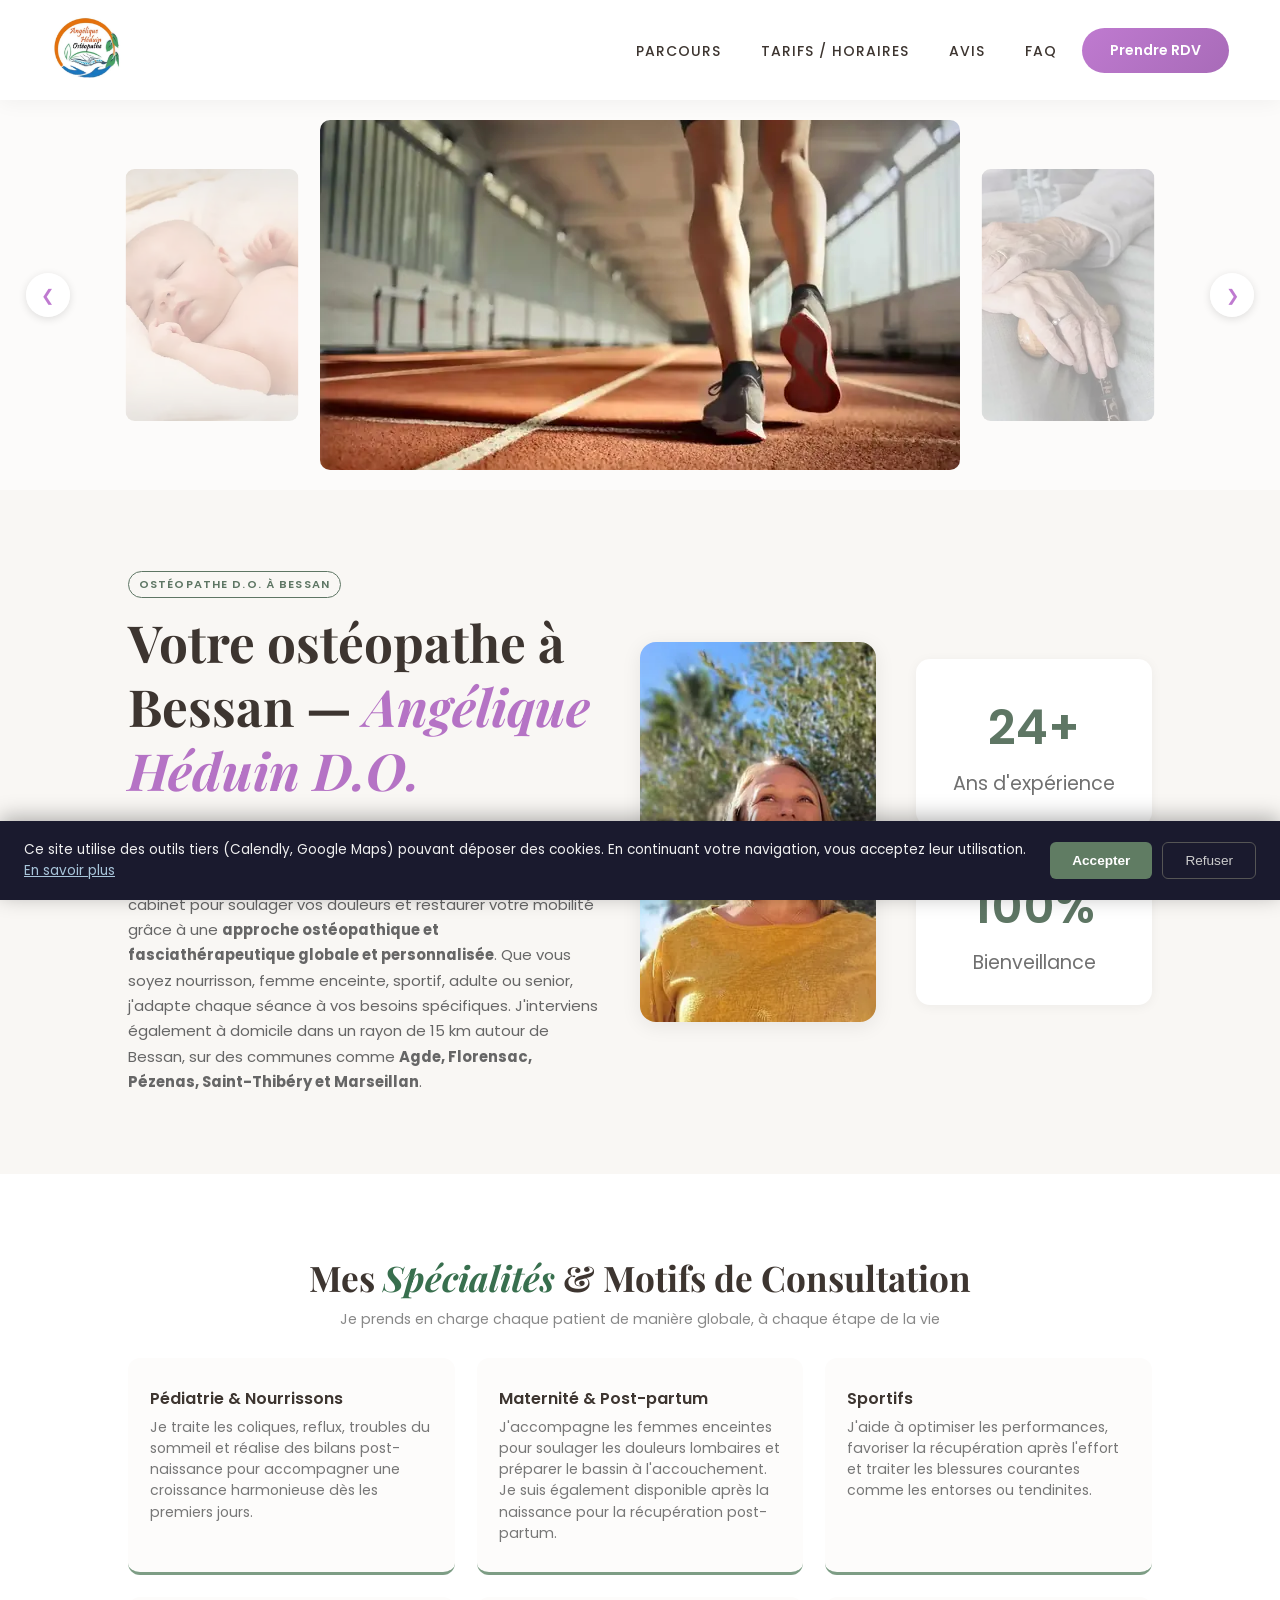
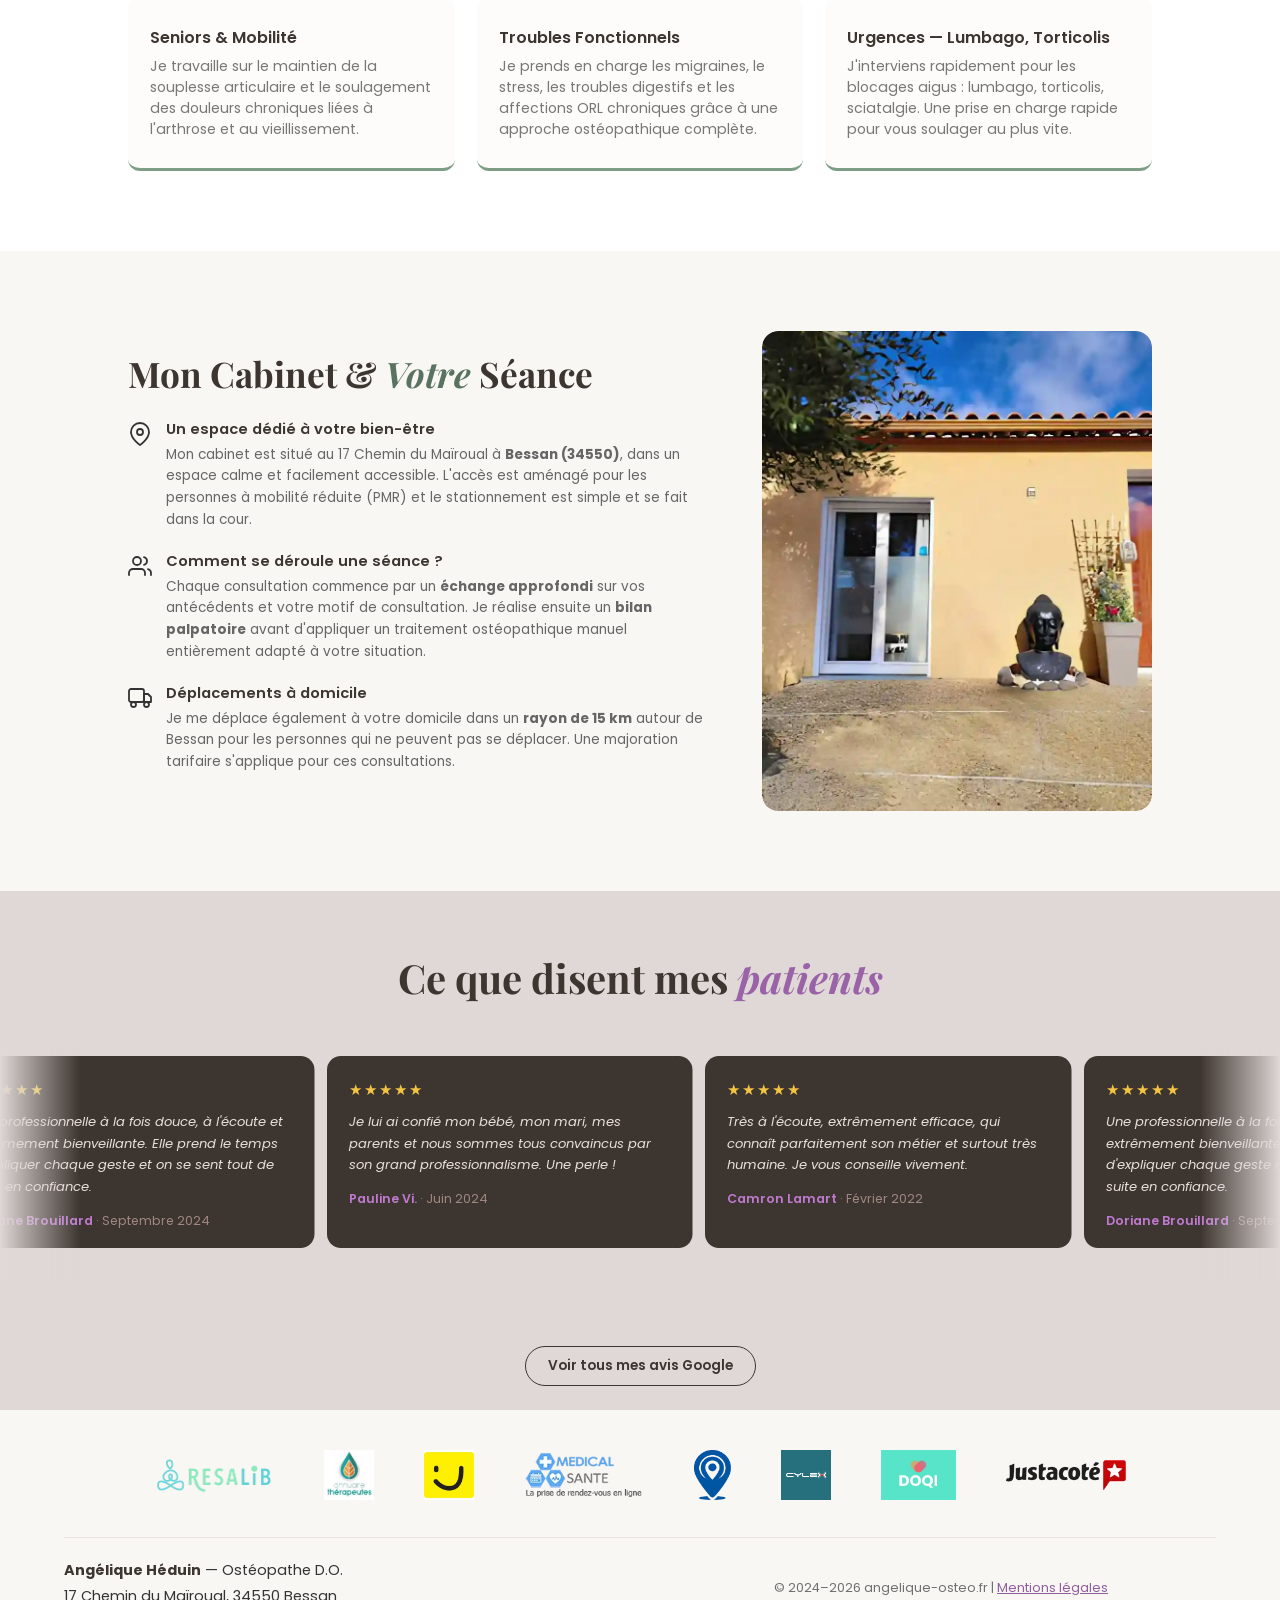
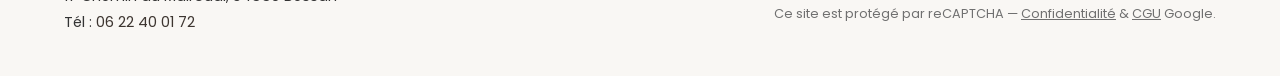
<file: Index.html>
<!DOCTYPE html>
<html lang="fr">
<head>
    <meta charset="UTF-8">
    <meta name="viewport" content="width=device-width, initial-scale=1.0">

    <!-- === PRECONNECT & PRELOAD EN PRIORITÉ ABSOLUE === -->
    <link rel="preconnect" href="https://fonts.googleapis.com">
    <link rel="preconnect" href="https://fonts.gstatic.com" crossorigin>
    <link rel="dns-prefetch" href="https://www.google.com">
    <link rel="dns-prefetch" href="https://calendly.com">
    <link rel="preload" as="image" href="/photos-header/sport.webp" fetchpriority="high">
    <link rel="preload" as="image" href="/photos-header/angelique-heduin.webp" fetchpriority="high">
    <link href="https://fonts.googleapis.com/css2?family=Playfair+Display:ital,wght@0,400;0,600;1,400&family=Poppins:wght@300;400;500;600&display=swap" rel="stylesheet">

    <!-- === SEO BASE === -->
    <title>Ostéopathe à Bessan — Angélique Héduin D.O.</title>
    <meta name="description" content="Angélique Héduin, ostéopathe D.O. à Bessan (34550). Nourrissons, femmes enceintes, sportifs, seniors. Cabinet PMR, prise en charge à domicile. Zones : Agde, Pézenas, Béziers, Hérault.">
    <meta name="robots" content="index, follow, max-snippet:-1, max-image-preview:large, max-video-preview:-1">
    <meta name="author" content="Angélique Héduin — Ostéopathe D.O.">
    <link rel="canonical" href="https://angelique-osteo.fr/">
    <link rel="sitemap" type="application/xml" href="/sitemap.xml">
    <link rel="alternate" hreflang="fr" href="https://angelique-osteo.fr/">

    <!-- === GEO === -->
    <meta name="geo.region" content="FR-34">
    <meta name="geo.placename" content="Bessan">
    <meta name="geo.position" content="43.3566559;3.4190211">
    <meta name="ICBM" content="43.3566559, 3.4190211">

    <!-- === FAVICONS === -->
    <link rel="icon" type="image/webp" href="/photos-header/logo-site.webp">
    <link rel="icon" type="image/png" href="/photos-header/logo-site.png">
    <link rel="apple-touch-icon" href="/photos-header/logo-site.png">
    <meta name="theme-color" content="#7d9d85">
    <meta name="format-detection" content="telephone=no">

    <!-- === OPEN GRAPH (image jpg pour compatibilité max Facebook/WhatsApp) === -->
    <meta property="og:type" content="website">
    <meta property="og:locale" content="fr_FR">
    <meta property="og:site_name" content="Angélique Héduin — Ostéopathe D.O.">
    <meta property="og:title" content="Ostéopathe à Bessan — Angélique Héduin D.O.">
    <meta property="og:description" content="Ostéopathe D.O. à Bessan. Nourrissons, femmes enceintes, sportifs, adultes, seniors. Prise de RDV en ligne.">
    <meta property="og:image" content="https://angelique-osteo.fr/photos-header/sport.jpg">
    <meta property="og:image:width" content="1200">
    <meta property="og:image:height" content="630">
    <meta property="og:image:type" content="image/jpeg">
    <meta property="og:image:alt" content="Cabinet d'ostéopathie Angélique Héduin à Bessan">
    <meta property="og:url" content="https://angelique-osteo.fr/">

    <!-- === TWITTER CARD === -->
    <meta name="twitter:card" content="summary_large_image">
    <meta name="twitter:title" content="Ostéopathe à Bessan — Angélique Héduin D.O.">
    <meta name="twitter:description" content="Ostéopathe D.O. à Bessan. Nourrissons, femmes enceintes, sportifs, adultes. RDV en ligne.">
    <meta name="twitter:image" content="https://angelique-osteo.fr/photos-header/sport.jpg">
    <meta name="twitter:image:alt" content="Cabinet d'ostéopathie Angélique Héduin à Bessan">

    <!-- === SCHEMA.ORG — MedicalBusiness === -->
    <script type="application/ld+json">
    {
      "@context": "https://schema.org",
      "@type": "MedicalBusiness",
      "@id": "https://angelique-osteo.fr/#business",
      "name": "Angélique Héduin — Ostéopathe D.O.",
      "url": "https://angelique-osteo.fr",
      "logo": {
        "@type": "ImageObject",
        "url": "https://angelique-osteo.fr/photos-header/logo-site.webp",
        "width": 140,
        "height": 124
      },
      "image": "https://angelique-osteo.fr/photos-header/sport.webp",
      "description": "Cabinet d'ostéopathie à Bessan. Prise en charge des nourrissons, femmes enceintes, adultes, sportifs et seniors.",
      "telephone": "+33622400172",
      "email": "angeliqueheduin@gmail.com",
      "address": {
        "@type": "PostalAddress",
        "streetAddress": "17 Chemin du Maïroual",
        "addressLocality": "Bessan",
        "postalCode": "34550",
        "addressCountry": "FR"
      },
      "geo": {
        "@type": "GeoCoordinates",
        "latitude": 43.3566559,
        "longitude": 3.4190211
      },
      "areaServed": [
        "Bessan","Agde","Béziers","Florensac","Pézenas","Saint-Thibéry","Marseillan","Vias","Montblanc","Pomérols","Nézignan-l'Évêque","Montagnac"
      ],
      "amenityFeature": [
        { "@type": "LocationFeatureSpecification", "name": "Accès PMR", "value": true },
        { "@type": "LocationFeatureSpecification", "name": "Parking gratuit", "value": true }
      ],
      "openingHoursSpecification": [
        {
          "@type": "OpeningHoursSpecification",
          "dayOfWeek": ["Monday","Tuesday","Wednesday","Thursday","Friday"],
          "opens": "08:45",
          "closes": "20:00"
        },
        {
          "@type": "OpeningHoursSpecification",
          "dayOfWeek": "Saturday",
          "opens": "09:00",
          "closes": "13:00"
        }
      ],
      "priceRange": "60€",
      "currenciesAccepted": "EUR",
      "paymentAccepted": "Espèces, Chèque",
      "medicalSpecialty": "Osteopathic",
      "hasMap": "https://www.google.com/maps/place/Osteopathe+bessan+Ang%C3%A9lique+H%C3%A9duin/@43.3566598,3.4164462,17z",
      "hasOfferCatalog": {
        "@type": "OfferCatalog",
        "name": "Consultations d'ostéopathie",
        "itemListElement": [
          { "@type": "Offer", "itemOffered": { "@type": "Service", "name": "Consultation ostéopathie adulte" }, "price": "60", "priceCurrency": "EUR" },
          { "@type": "Offer", "itemOffered": { "@type": "Service", "name": "Consultation ostéopathie nourrisson / enfant" }, "price": "60", "priceCurrency": "EUR" },
          { "@type": "Offer", "itemOffered": { "@type": "Service", "name": "Consultation ostéopathie femme enceinte" }, "price": "60", "priceCurrency": "EUR" },
          { "@type": "Offer", "itemOffered": { "@type": "Service", "name": "Consultation ostéopathie sportif" }, "price": "60", "priceCurrency": "EUR" }
        ]
      },
      "sameAs": [
        "https://www.facebook.com/profile.php?id=61551878556788",
        "https://www.resalib.fr/praticien/77980-angelique-heduin-osteopathe-bessan",
        "https://www.pagesjaunes.fr/pros/61376348",
        "https://www.annuaire-therapeutes.com/therapeute/133632-angelique-heduin-bessan",
        "https://www.medical-sante.fr/rdv-heduin-angelique/osteopathe/argenteuil/256282",
        "https://autour-de-moi.pro/fiche/osteopathe-bessan-angelique-heduin-femmes-enceintes-bebes-adultes-seniors/",
        "https://www.cylex-locale.fr/entreprises/osteopathe-bessan-ang%c3%a9lique-h%c3%a9duin-14634468.html",
        "https://www.doqi.fr/osteopathes/bessan-34550/osteopathe-bessan-angelique-heduin/horaires",
        "https://www.justacote.com/bessan-34550/osteopathe/angelique-heduin-1000384.htm"
      ],
      "aggregateRating": {
        "@type": "AggregateRating",
        "ratingValue": "5",
        "reviewCount": "6",
        "bestRating": "5",
        "worstRating": "1"
      },
      "review": [
        {
          "@type": "Review",
          "author": { "@type": "Person", "name": "Doriane Brouillard" },
          "datePublished": "2024-09-01",
          "reviewRating": { "@type": "Rating", "ratingValue": "5", "bestRating": "5" },
          "reviewBody": "Une professionnelle à la fois douce, à l'écoute et extrêmement bienveillante. Elle prend le temps d'expliquer chaque geste et on se sent tout de suite en confiance."
        },
        {
          "@type": "Review",
          "author": { "@type": "Person", "name": "Pauline Vi" },
          "datePublished": "2024-06-01",
          "reviewRating": { "@type": "Rating", "ratingValue": "5", "bestRating": "5" },
          "reviewBody": "Une professionnelle ultra compétente, douce, attentive. Je lui ai confié mon bébé, mon mari, mes parents et nous sommes tous convaincus par son grand professionnalisme."
        },
        {
          "@type": "Review",
          "author": { "@type": "Person", "name": "Camron Lamart" },
          "datePublished": "2022-02-01",
          "reviewRating": { "@type": "Rating", "ratingValue": "5", "bestRating": "5" },
          "reviewBody": "Une ostéopathe très à l'écoute, extrêmement efficace, qui connait parfaitement son métier et surtout très humaine."
        }
      ]
    }
    </script>

    <!-- === SCHEMA.ORG — WebSite === -->
    <script type="application/ld+json">
    {
      "@context": "https://schema.org",
      "@type": "WebSite",
      "@id": "https://angelique-osteo.fr/#website",
      "url": "https://angelique-osteo.fr",
      "name": "Angélique Héduin — Ostéopathe D.O.",
      "description": "Site officiel du cabinet d'ostéopathie d'Angélique Héduin D.O. à Bessan (34550).",
      "inLanguage": "fr-FR",
      "publisher": {
        "@id": "https://angelique-osteo.fr/#business"
      }
    }
    </script>

    <!-- === SCHEMA.ORG — BreadcrumbList === -->
    <script type="application/ld+json">
    {
      "@context": "https://schema.org",
      "@type": "BreadcrumbList",
      "itemListElement": [
        {
          "@type": "ListItem",
          "position": 1,
          "name": "Accueil",
          "item": "https://angelique-osteo.fr/"
        }
      ]
    }
    </script>

    <!-- === SCHEMA.ORG — FAQPage === -->
    <script type="application/ld+json">
    {
      "@context": "https://schema.org",
      "@type": "FAQPage",
      "mainEntity": [
        {
          "@type": "Question",
          "name": "Quel est le tarif d'une séance d'ostéopathie à Bessan ?",
          "acceptedAnswer": {
            "@type": "Answer",
            "text": "La séance d'ostéopathie est à 60€, que ce soit pour un adulte, un enfant, un nourrisson ou une femme enceinte. Une majoration s'applique pour les consultations à domicile."
          }
        },
        {
          "@type": "Question",
          "name": "L'ostéopathie est-elle remboursée par la Sécurité Sociale ?",
          "acceptedAnswer": {
            "@type": "Answer",
            "text": "Les séances ne sont pas prises en charge par la Sécurité Sociale. En revanche, la majorité des mutuelles remboursent tout ou partie des consultations sur présentation d'une facture remise en fin de séance."
          }
        },
        {
          "@type": "Question",
          "name": "Faut-il une ordonnance pour consulter un ostéopathe ?",
          "acceptedAnswer": {
            "@type": "Answer",
            "text": "Non, l'ostéopathe est un praticien de première intention. Vous pouvez consulter directement sans prescription médicale préalable."
          }
        },
        {
          "@type": "Question",
          "name": "Quelle est la durée d'une séance d'ostéopathie ?",
          "acceptedAnswer": {
            "@type": "Answer",
            "text": "Une séance dure en moyenne entre 45 minutes et 1 heure. La première consultation est généralement plus longue car elle comprend un bilan approfondi des antécédents médicaux et des habitudes de vie."
          }
        },
        {
          "@type": "Question",
          "name": "Angélique Héduin se déplace-t-elle à domicile ?",
          "acceptedAnswer": {
            "@type": "Answer",
            "text": "Oui, elle se déplace à domicile dans un rayon de 15 km autour de Bessan pour les personnes qui ne peuvent pas se déplacer. Une majoration tarifaire s'applique pour les déplacements à domicile."
          }
        }
      ]
    }
    </script>

    <link rel="stylesheet" href="css/index.css">
    <link rel="stylesheet" href="css/cookie.css">
</head>
<body>

    <div id="cookie-banner" role="dialog" aria-live="polite" aria-label="Consentement aux cookies">
        <p>Ce site utilise des outils tiers (Calendly, Google Maps) pouvant déposer des cookies. En continuant votre navigation, vous acceptez leur utilisation. <a href="mentions-legales.html">En savoir plus</a></p>
        <div class="cookie-buttons">
            <button class="btn-accept-cookies" onclick="acceptCookies()">Accepter</button>
            <button class="btn-refuse-cookies" onclick="refuseCookies()">Refuser</button>
        </div>
    </div>

    <header class="header-section" id="accueil">
        <nav class="navbar" role="navigation" aria-label="Navigation principale">
            <a href="/" class="logo" aria-label="Accueil — Angélique Héduin Ostéopathe">
                <img src="/photos-header/logo-site.webp" alt="Logo Angélique Héduin Ostéopathe" class="logo-img" width="70" height="62" loading="eager" fetchpriority="high">
            </a>
            <button class="hamburger" id="hamburger" aria-label="Ouvrir le menu" aria-expanded="false" aria-controls="navbar-links">
                <span aria-hidden="true"></span>
                <span aria-hidden="true"></span>
                <span aria-hidden="true"></span>
            </button>
            <ul class="navbar-links" id="navbar-links" role="list" aria-label="Navigation principale">
                <li role="listitem"><a href="parcours.html">PARCOURS</a></li>
                <li role="listitem"><a href="tarifs-et-horaires.html">TARIFS / HORAIRES</a></li>
                <li role="listitem"><a href="avis.html">AVIS</a></li>
                <li role="listitem"><a href="actualites.html">FAQ</a></li>
            </ul>
            <a href="https://calendly.com/angeliqueheduin-osteopathe" class="btn-rdv" target="_blank" rel="noopener noreferrer">Prendre RDV</a>
        </nav>

        <div class="carousel" role="region" aria-label="Galerie de photos du cabinet">
            <div class="carousel-container">
                <div class="carousel-track">
                    <img src="photos-header/baby.webp" class="side" alt="Ostéopathie pédiatrique nourrisson Bessan Hérault" loading="eager" width="300" height="220">
                    <img src="photos-header/sport.webp" class="center" alt="Ostéopathie sportive Bessan Agde Hérault" loading="eager" fetchpriority="high" width="600" height="300">
                    <img src="photos-header/personnes-agees.webp" class="side" alt="Ostéopathie seniors Bessan Hérault" loading="eager" width="300" height="220">
                </div>
            </div>
            <button class="btn prev" aria-label="Image précédente">❮</button>
            <button class="btn next" aria-label="Image suivante">❯</button>
        </div>
    </header>

    <main id="main-content">

        <section class="description animate-on-scroll" id="description" itemscope itemtype="https://schema.org/Person">
            <div class="background-elements" aria-hidden="true">
                <div class="circle circle-1"></div>
                <div class="circle circle-2"></div>
            </div>
            <div class="description-grid">
                <div class="grid-item text-block">
                    <span class="tag">Ostéopathe D.O. à Bessan</span>
                    <h1>Votre ostéopathe à Bessan — <em>Angélique Héduin D.O.</em></h1>
                    <p class="tagline">La clarté du soin, l'équilibre du corps</p>
                    <p>
                        Je suis <strong>Angélique Héduin</strong>, ostéopathe D.O. diplômée et installée à <strong>Bessan</strong>, dans l'Hérault. Je vous accueille dans mon cabinet pour soulager vos douleurs et restaurer votre mobilité grâce à une <strong>approche ostéopathique et fasciathérapeutique globale et personnalisée</strong>. Que vous soyez nourrisson, femme enceinte, sportif, adulte ou senior, j'adapte chaque séance à vos besoins spécifiques. J'interviens également à domicile dans un rayon de 15 km autour de Bessan, sur des communes comme <strong>Agde, Florensac, Pézenas, Saint-Thibéry et Marseillan</strong>.
                    </p>
                </div>
                <div class="grid-item portrait-block">
                    <img
                        src="photos-header/angelique-heduin.webp"
                        alt="Angélique Héduin, ostéopathe D.O. à Bessan, Hérault"
                        class="portrait-img"
                        itemprop="image"
                        loading="eager"
                        fetchpriority="high"
                        width="320"
                        height="400"
                    >
                </div>
                <div class="grid-item info-block">
                    <div class="stat">
                        <p>24+</p>
                        <small>Ans d'expérience</small>
                    </div>
                    <div class="stat">
                        <p>100%</p>
                        <small>Bienveillance</small>
                    </div>
                </div>
            </div>
        </section>

        <section class="specialites-seo animate-on-scroll" aria-labelledby="specialites-titre">
            <div class="spec-header">
                <h2 id="specialites-titre">Mes <em>Spécialités</em> &amp; Motifs de Consultation</h2>
                <p>Je prends en charge chaque patient de manière globale, à chaque étape de la vie</p>
            </div>
            <div class="spec-list">
                <article class="spec-item">
                    <h3>Pédiatrie &amp; Nourrissons</h3>
                    <p>Je traite les coliques, reflux, troubles du sommeil et réalise des bilans post-naissance pour accompagner une croissance harmonieuse dès les premiers jours.</p>
                </article>
                <article class="spec-item">
                    <h3>Maternité &amp; Post-partum</h3>
                    <p>J'accompagne les femmes enceintes pour soulager les douleurs lombaires et préparer le bassin à l'accouchement. Je suis également disponible après la naissance pour la récupération post-partum.</p>
                </article>
                <article class="spec-item">
                    <h3>Sportifs</h3>
                    <p>J'aide à optimiser les performances, favoriser la récupération après l'effort et traiter les blessures courantes comme les entorses ou tendinites.</p>
                </article>
                <article class="spec-item">
                    <h3>Seniors &amp; Mobilité</h3>
                    <p>Je travaille sur le maintien de la souplesse articulaire et le soulagement des douleurs chroniques liées à l'arthrose et au vieillissement.</p>
                </article>
                <article class="spec-item">
                    <h3>Troubles Fonctionnels</h3>
                    <p>Je prends en charge les migraines, le stress, les troubles digestifs et les affections ORL chroniques grâce à une approche ostéopathique complète.</p>
                </article>
                <article class="spec-item">
                    <h3>Urgences — Lumbago, Torticolis</h3>
                    <p>J'interviens rapidement pour les blocages aigus : lumbago, torticolis, sciatalgie. Une prise en charge rapide pour vous soulager au plus vite.</p>
                </article>
            </div>
        </section>

        <section class="infos-cabinet animate-on-scroll" aria-labelledby="cabinet-titre">
            <div class="cabinet-grid">
                <div class="cabinet-content">
                    <h2 id="cabinet-titre">Mon Cabinet &amp; <em>Votre</em> Séance</h2>
                    <div class="info-row">
                        <div class="info-icon" aria-hidden="true">
                            <svg width="24" height="24" viewBox="0 0 24 24" fill="none" stroke="currentColor" stroke-width="1.8" stroke-linecap="round" stroke-linejoin="round" focusable="false"><path d="M21 10c0 7-9 13-9 13s-9-6-9-13a9 9 0 0 1 18 0z"/><circle cx="12" cy="10" r="3"/></svg>
                        </div>
                        <div class="info-text">
                            <h3>Un espace dédié à votre bien-être</h3>
                            <p>Mon cabinet est situé au 17 Chemin du Maïroual à <strong>Bessan (34550)</strong>, dans un espace calme et facilement accessible. L'accès est aménagé pour les personnes à mobilité réduite (PMR) et le stationnement est simple et se fait dans la cour.</p>
                        </div>
                    </div>
                    <div class="info-row">
                        <div class="info-icon" aria-hidden="true">
                            <svg width="24" height="24" viewBox="0 0 24 24" fill="none" stroke="currentColor" stroke-width="1.8" stroke-linecap="round" stroke-linejoin="round" focusable="false"><path d="M17 21v-2a4 4 0 0 0-4-4H5a4 4 0 0 0-4 4v2"/><circle cx="9" cy="7" r="4"/><path d="M23 21v-2a4 4 0 0 0-3-3.87"/><path d="M16 3.13a4 4 0 0 1 0 7.75"/></svg>
                        </div>
                        <div class="info-text">
                            <h3>Comment se déroule une séance ?</h3>
                            <p>Chaque consultation commence par un <strong>échange approfondi</strong> sur vos antécédents et votre motif de consultation. Je réalise ensuite un <strong>bilan palpatoire</strong> avant d'appliquer un traitement ostéopathique manuel entièrement adapté à votre situation.</p>
                        </div>
                    </div>
                    <div class="info-row">
                        <div class="info-icon" aria-hidden="true">
                            <svg width="24" height="24" viewBox="0 0 24 24" fill="none" stroke="currentColor" stroke-width="1.8" stroke-linecap="round" stroke-linejoin="round" focusable="false"><rect x="1" y="3" width="15" height="13" rx="2"/><path d="M16 8h4l3 3v5h-7V8z"/><circle cx="5.5" cy="18.5" r="2.5"/><circle cx="18.5" cy="18.5" r="2.5"/></svg>
                        </div>
                        <div class="info-text">
                            <h3>Déplacements à domicile</h3>
                            <p>Je me déplace également à votre domicile dans un <strong>rayon de 15 km</strong> autour de Bessan pour les personnes qui ne peuvent pas se déplacer. Une majoration tarifaire s'applique pour ces consultations.</p>
                        </div>
                    </div>
                </div>
                <div class="cabinet-visual-wrapper">
                    <a href="https://www.google.com/maps/place/Osteopathe+bessan+Ang%C3%A9lique+H%C3%A9duin/@43.3566598,3.4164462,17z/data=!3m1!4b1!4m6!3m5!1s0x47e6671ab90d7775:0x90ef3ba1914c1c84!8m2!3d43.3566559!4d3.4190211!16s%2Fg%2F11h4x8mv1j?entry=ttu&g_ep=EgoyMDI2MDMxMC4wIKXMDSoASAFQAw%3D%3D" target="_blank" rel="noopener noreferrer" aria-label="Voir le cabinet sur Google Maps">
                        <img src="photos-header/cabinet.webp" alt="Cabinet d'ostéopathie Angélique Héduin au 17 Chemin du Maïroual, Bessan" class="cabinet-visual-img" loading="lazy" width="600" height="400">
                    </a>
                </div>
            </div>
        </section>

        <section class="avis-section animate-on-scroll" id="avis" aria-labelledby="avis-titre">
            <h2 id="avis-titre">Ce que disent mes <em>patients</em></h2>
            <div class="marquee-outer" id="marqueeOuter" aria-label="Défilement des avis patients" role="region">
                <div class="marquee-track" id="marqueeTrack" aria-live="off">

                    <div class="marquee-card" itemscope itemtype="https://schema.org/Review">
                        <div class="marquee-stars" aria-label="5 étoiles sur 5" role="img">★★★★★</div>
                        <p class="marquee-text" itemprop="reviewBody">Une professionnelle à la fois douce, à l'écoute et extrêmement bienveillante. Elle prend le temps d'expliquer chaque geste et on se sent tout de suite en confiance.</p>
                        <p class="marquee-author" itemprop="author">Doriane Brouillard <span>· Septembre 2024</span></p>
                    </div>

                    <div class="marquee-card" itemscope itemtype="https://schema.org/Review">
                        <div class="marquee-stars" aria-label="5 étoiles sur 5" role="img">★★★★★</div>
                        <p class="marquee-text" itemprop="reviewBody">Je lui ai confié mon bébé, mon mari, mes parents et nous sommes tous convaincus par son grand professionnalisme. Une perle !</p>
                        <p class="marquee-author" itemprop="author">Pauline Vi. <span>· Juin 2024</span></p>
                    </div>

                    <div class="marquee-card" itemscope itemtype="https://schema.org/Review">
                        <div class="marquee-stars" aria-label="5 étoiles sur 5" role="img">★★★★★</div>
                        <p class="marquee-text" itemprop="reviewBody">Très à l'écoute, extrêmement efficace, qui connaît parfaitement son métier et surtout très humaine. Je vous conseille vivement.</p>
                        <p class="marquee-author" itemprop="author">Camron Lamart <span>· Février 2022</span></p>
                    </div>

                    <div class="marquee-card" aria-hidden="true">
                        <div class="marquee-stars">★★★★★</div>
                        <p class="marquee-text">Une professionnelle à la fois douce, à l'écoute et extrêmement bienveillante. Elle prend le temps d'expliquer chaque geste et on se sent tout de suite en confiance.</p>
                        <p class="marquee-author">Doriane Brouillard <span>· Septembre 2024</span></p>
                    </div>

                    <div class="marquee-card" aria-hidden="true">
                        <div class="marquee-stars">★★★★★</div>
                        <p class="marquee-text">Je lui ai confié mon bébé, mon mari, mes parents et nous sommes tous convaincus par son grand professionnalisme. Une perle !</p>
                        <p class="marquee-author">Pauline Vi. <span>· Juin 2024</span></p>
                    </div>

                    <div class="marquee-card" aria-hidden="true">
                        <div class="marquee-stars">★★★★★</div>
                        <p class="marquee-text">Très à l'écoute, extrêmement efficace, qui connaît parfaitement son métier et surtout très humaine. Je vous conseille vivement.</p>
                        <p class="marquee-author">Camron Lamart <span>· Février 2022</span></p>
                    </div>

                </div>
            </div>
        </section>

        <div class="avis-google-externe">
            <a href="https://www.google.com/maps/place/Osteopathe+bessan+Ang%C3%A9lique+H%C3%A9duin/@43.3566598,3.4164462,17z/data=!4m8!3m7!1s0x47e6671ab90d7775:0x90ef3ba1914c1c84!8m2!3d43.3566559!4d3.4190211!9m1!1b1!16s%2Fg%2F11h4x8mv1j?entry=ttu&g_ep=EgoyMDI2MDMwOC4wIKXMDSoASAFQAw%3D%3D" target="_blank" rel="noopener noreferrer">Voir tous mes avis Google</a>
        </div>

        <div class="floating-help">

            <div id="floating-actions" class="floating-actions" role="menu" aria-label="Actions rapides">

                <a href="https://www.facebook.com/profile.php?id=61551878556788" target="_blank" rel="noopener noreferrer me" class="floating-action-btn" aria-label="Page Facebook" role="menuitem">
                    <svg width="20" height="20" viewBox="0 0 24 24" fill="#1877F2" xmlns="http://www.w3.org/2000/svg" aria-hidden="true" focusable="false"><path d="M24 12.073c0-6.627-5.373-12-12-12s-12 5.373-12 12c0 5.99 4.388 10.954 10.125 11.854v-8.385H7.078v-3.47h3.047V9.43c0-3.007 1.792-4.669 4.533-4.669 1.312 0 2.686.235 2.686.235v2.953H15.83c-1.491 0-1.956.925-1.956 1.874v2.25h3.328l-.532 3.47h-2.796v8.385C19.612 23.027 24 18.062 24 12.073z"/></svg>
                    <span>Facebook</span>
                </a>

                <a href="https://calendly.com/angeliqueheduin-osteopathe" target="_blank" rel="noopener noreferrer" class="floating-action-btn" aria-label="Prendre rendez-vous en ligne" role="menuitem">
                    <svg width="20" height="20" viewBox="0 0 24 24" fill="none" stroke="currentColor" stroke-width="1.8" stroke-linecap="round" stroke-linejoin="round" aria-hidden="true" focusable="false"><rect x="3" y="4" width="18" height="18" rx="2"/><line x1="16" y1="2" x2="16" y2="6"/><line x1="8" y1="2" x2="8" y2="6"/><line x1="3" y1="10" x2="21" y2="10"/></svg>
                    <span>Prendre RDV</span>
                </a>

                <a href="tel:+33622400172" class="floating-action-btn" aria-label="Appeler le 06 22 40 01 72" role="menuitem">
                    <svg width="20" height="20" viewBox="0 0 24 24" fill="none" stroke="currentColor" stroke-width="1.8" stroke-linecap="round" stroke-linejoin="round" aria-hidden="true" focusable="false"><path d="M22 16.92v3a2 2 0 0 1-2.18 2 19.79 19.79 0 0 1-8.63-3.07A19.5 19.5 0 0 1 4.69 13a19.79 19.79 0 0 1-3.07-8.67A2 2 0 0 1 3.6 2h3a2 2 0 0 1 2 1.72 12.84 12.84 0 0 0 .7 2.81 2 2 0 0 1-.45 2.11L8.09 9.91a16 16 0 0 0 6 6l1.27-1.27a2 2 0 0 1 2.11-.45 12.84 12.84 0 0 0 2.81.7A2 2 0 0 1 22 16.92z"/></svg>
                    <span>Appeler</span>
                </a>

            </div>

            <button class="help-toggle" id="helpBtn" aria-label="Aide et contact" aria-expanded="false" aria-controls="floating-actions">?</button>

        </div>
    </main>

    <div id="page-blur-overlay" class="page-blur-overlay" aria-hidden="true"></div>

    <footer class="site-footer">
        <div class="footer-partners">
            <div class="partner-logos">
                <a href="https://www.resalib.fr/praticien/77980-angelique-heduin-osteopathe-bessan" target="_blank" rel="noopener noreferrer"><img src="img-partenaires/logo-resalib.webp" alt="Resalib — annuaire de praticiens" loading="lazy" width="120" height="50" style="height:50px;width:auto;max-width:120px;object-fit:contain;"></a>
                <a href="https://www.annuaire-therapeutes.com/therapeute/133632-angelique-heduin-bessan" target="_blank" rel="noopener noreferrer"><img src="img-partenaires/logo-annuaire-therapeute.webp" alt="Annuaire Thérapeutes" loading="lazy" width="120" height="50" style="height:50px;width:auto;max-width:120px;object-fit:contain;"></a>
                <a href="https://www.pagesjaunes.fr/pros/61376348" target="_blank" rel="noopener noreferrer"><img src="img-partenaires/pages-jaunes-simple.webp" alt="Pages Jaunes" loading="lazy" width="120" height="50" style="height:50px;width:auto;max-width:120px;object-fit:contain;"></a>
                <a href="https://www.medical-sante.fr/rdv-heduin-angelique/osteopathe/argenteuil/256282" target="_blank" rel="noopener noreferrer"><img src="img-partenaires/medical-sante.webp" alt="Medical Santé" loading="lazy" width="120" height="50" style="height:50px;width:auto;max-width:120px;object-fit:contain;"></a>
                <a href="https://autour-de-moi.pro/fiche/osteopathe-bessan-angelique-heduin-femmes-enceintes-bebes-adultes-seniors/" target="_blank" rel="noopener noreferrer"><img src="img-partenaires/logo2.webp" alt="Autour de moi" loading="lazy" width="120" height="50" style="height:50px;width:auto;max-width:120px;object-fit:contain;"></a>
                <a href="https://www.cylex-locale.fr/entreprises/osteopathe-bessan-ang%c3%a9lique-h%c3%a9duin-14634468.html" target="_blank" rel="noopener noreferrer"><img src="img-partenaires/cylex.webp" alt="Cylex" loading="lazy" width="120" height="50" style="height:50px;width:auto;max-width:120px;object-fit:contain;"></a>
                <a href="https://www.doqi.fr/osteopathes/bessan-34550/osteopathe-bessan-angelique-heduin/horaires" target="_blank" rel="noopener noreferrer"><img src="img-partenaires/doqi.webp" alt="Doqi" loading="lazy" width="120" height="50" style="height:50px;width:auto;max-width:120px;object-fit:contain;"></a>
                <a href="https://www.justacote.com/bessan-34550/osteopathe/angelique-heduin-1000384.htm" target="_blank" rel="noopener noreferrer"><img src="img-partenaires/justacote.webp" alt="Justacôté" loading="lazy" width="120" height="50" style="height:50px;width:auto;max-width:120px;object-fit:contain;"></a>
            </div>
        </div>
        <div class="footer-bottom">
            <div class="footer-info">
                <p><strong>Angélique Héduin</strong> — Ostéopathe D.O.</p>
                <p>17 Chemin du Maïroual, 34550 Bessan</p>
                <p>Tél : <a href="tel:+33622400172">06 22 40 01 72</a></p>
            </div>
            <div class="footer-legal">
                <p>© 2024–<span id="copyright-year">2026</span> angelique-osteo.fr | <a href="mentions-legales.html">Mentions légales</a></p>
                <p class="recaptcha-mention">Ce site est protégé par reCAPTCHA — <a href="https://policies.google.com/privacy" target="_blank" rel="noopener noreferrer">Confidentialité</a> &amp; <a href="https://policies.google.com/terms" target="_blank" rel="noopener noreferrer">CGU</a> Google.</p>
            </div>
        </div>
    </footer>

    <script src="script.js" defer></script>
    <script>
        // Mise à jour dynamique de l'année du copyright
        (function() {
            var el = document.getElementById('copyright-year');
            if (el) el.textContent = new Date().getFullYear();
        })();

        // Gestion du cookie banner (vérification immédiate avant rendu)
        (function() {
            var consent = localStorage.getItem('cookie_consent');
            var banner = document.getElementById('cookie-banner');
            if (consent && banner) banner.style.display = 'none';
        })();

        // Marquee : clonage + animation avec respect de prefers-reduced-motion
        (function() {
            if (window.matchMedia('(prefers-reduced-motion: reduce)').matches) return;

            var track = document.getElementById('marqueeTrack');
            var outer = document.getElementById('marqueeOuter');
            if (!track || !outer) return;

            var clone = track.cloneNode(true);
            clone.setAttribute('aria-hidden', 'true');
            clone.removeAttribute('id');
            track.parentNode.appendChild(clone);

            var pos = 0;
            var halfWidth = 0;

            function isMobile() { return window.innerWidth < 768; }
            var normalSpeed = isMobile() ? 0.22 : 0.5;
            var slowSpeed   = isMobile() ? 0.08 : 0.18;
            var currentSpeed = normalSpeed;
            var targetSpeed  = normalSpeed;

            window.addEventListener('resize', function() {
                normalSpeed = isMobile() ? 0.22 : 0.5;
                slowSpeed   = isMobile() ? 0.08 : 0.18;
                targetSpeed = normalSpeed;
                halfWidth = track.scrollWidth;
            });

            outer.addEventListener('mouseenter', function() { targetSpeed = slowSpeed; });
            outer.addEventListener('mouseleave', function() { targetSpeed = normalSpeed; });

            // Pause sur focus pour accessibilité clavier
            outer.addEventListener('focusin', function() { targetSpeed = 0; });
            outer.addEventListener('focusout', function() { targetSpeed = normalSpeed; });

            var raf;
            function tick() {
                currentSpeed += (targetSpeed - currentSpeed) * 0.04;
                pos += currentSpeed;
                if (halfWidth === 0) halfWidth = track.scrollWidth;
                if (pos >= halfWidth) {
                    pos -= halfWidth;
                    halfWidth = track.scrollWidth;
                }
                track.style.transform = 'translateX(-' + pos + 'px)';
                clone.style.transform = 'translateX(-' + pos + 'px)';
                raf = requestAnimationFrame(tick);
            }

            document.addEventListener('visibilitychange', function() {
                if (document.hidden) {
                    cancelAnimationFrame(raf);
                } else {
                    raf = requestAnimationFrame(tick);
                }
            });

            raf = requestAnimationFrame(tick);
        })();
    </script>
</body>
</html>
</file>
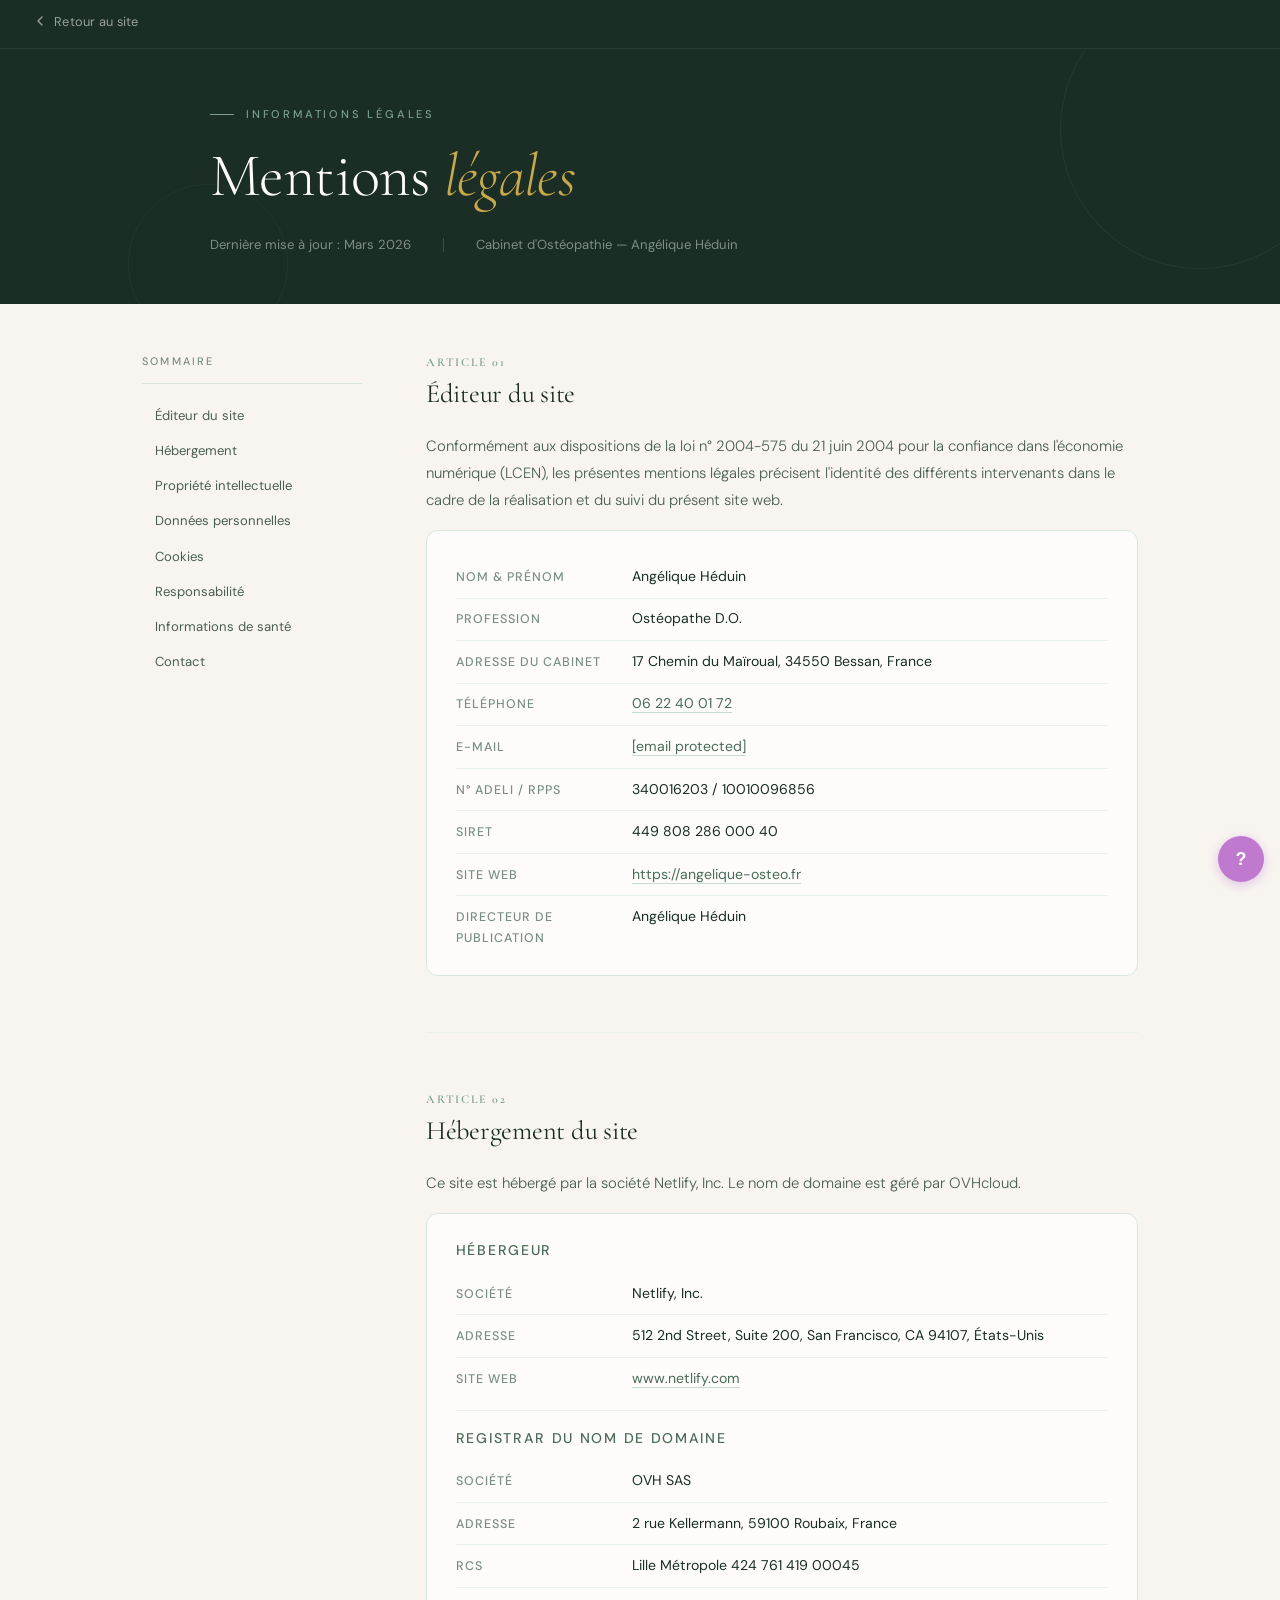
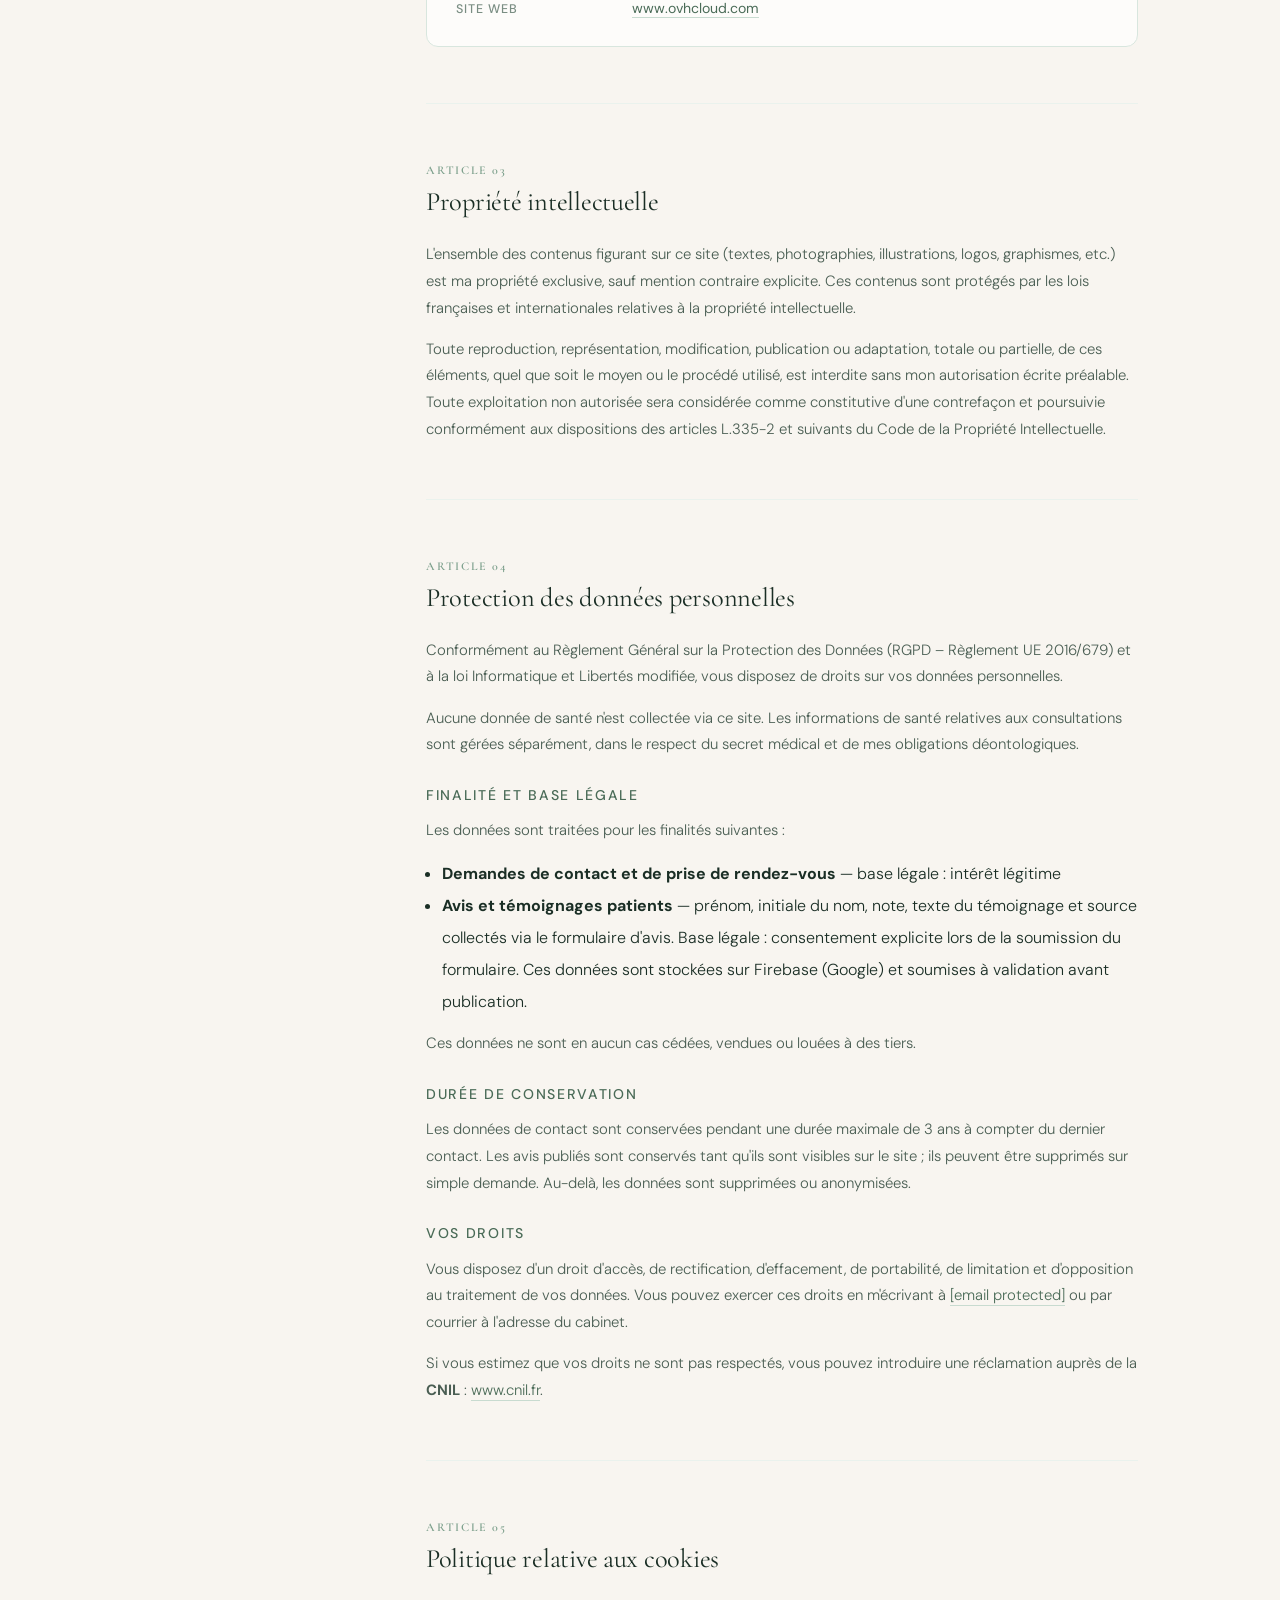
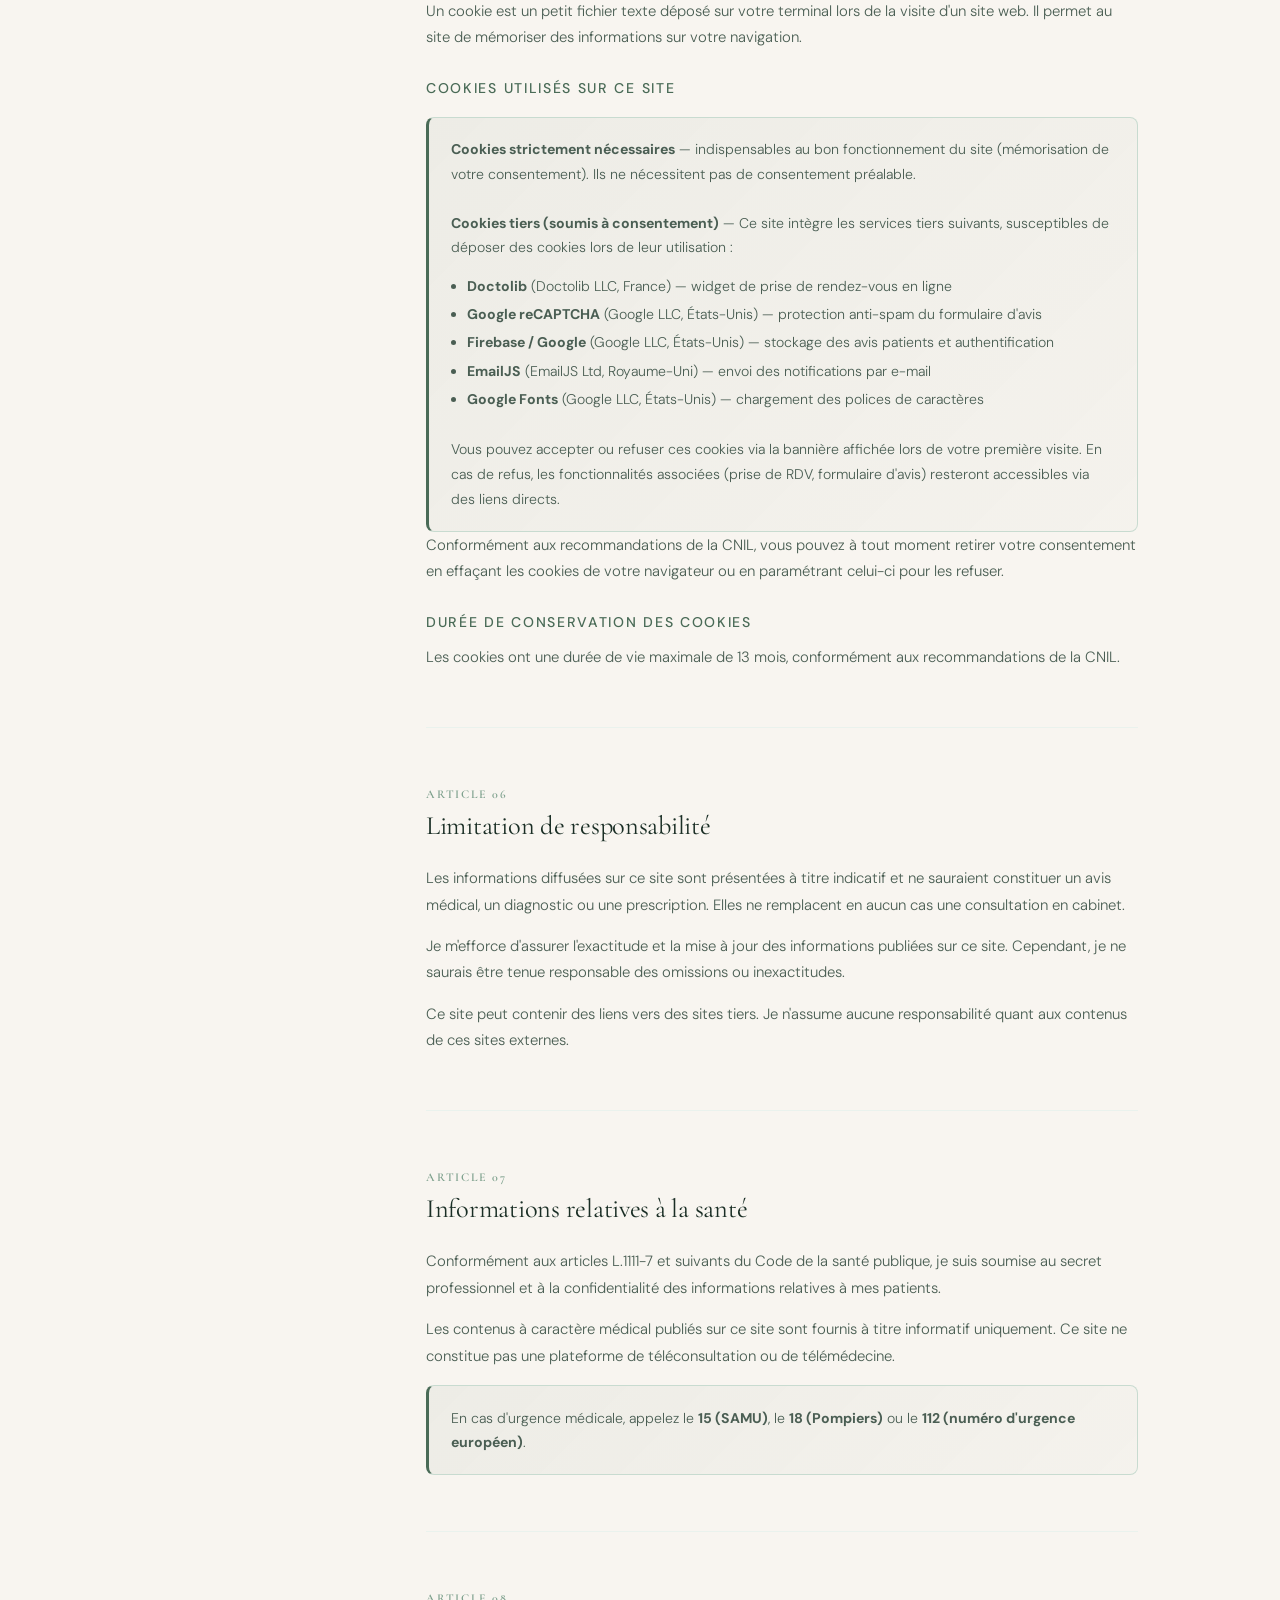
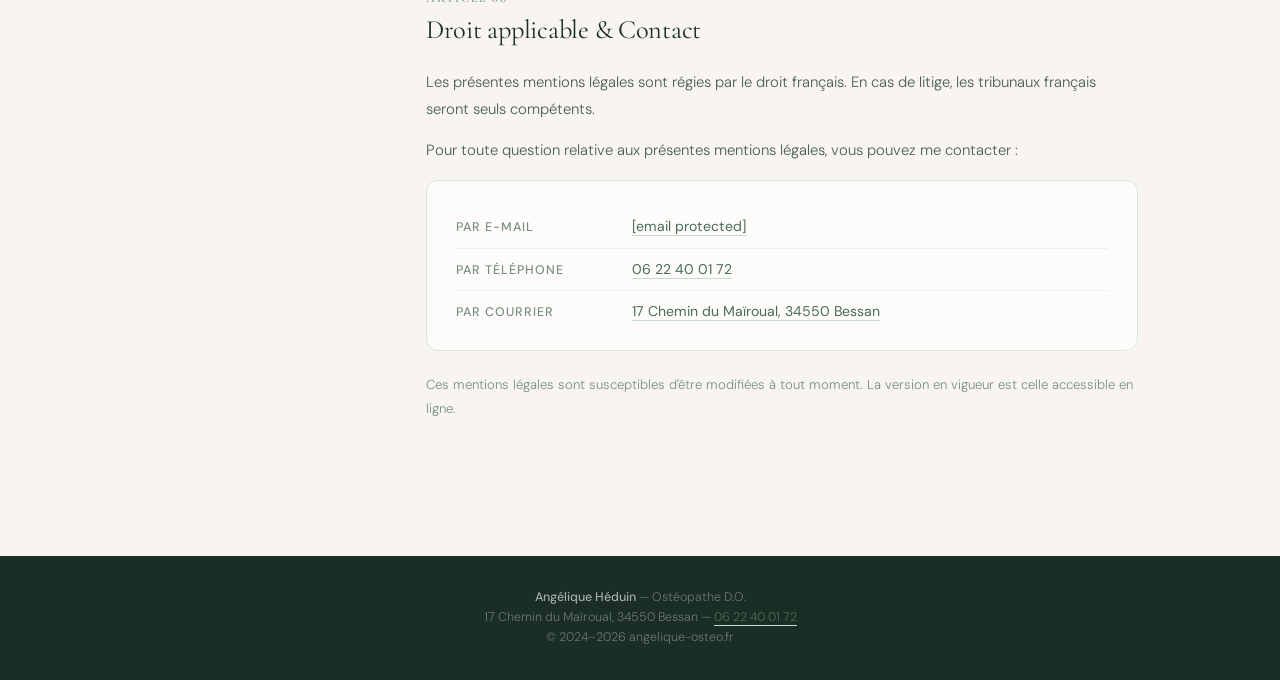
<file: mentions-legales.html>
<!DOCTYPE html>
<html lang="fr">
<head>
  <meta charset="UTF-8">
  <meta name="viewport" content="width=device-width, initial-scale=1.0">
  <meta name="robots" content="noindex, nofollow">
  <title>Mentions Légales — Angélique Héduin Ostéopathe Bessan</title>

  <!-- === PRECONNECT & PRELOAD === -->
  <link rel="preconnect" href="https://fonts.googleapis.com">
  <link rel="preconnect" href="https://fonts.gstatic.com" crossorigin>
  <link rel="preload" href="https://fonts.googleapis.com/css2?family=Cormorant+Garamond:ital,wght@0,300;0,400;0,600;1,300;1,400&family=DM+Sans:wght@300;400;500&display=swap" as="style" id="google-fonts-preload">
    <noscript><link rel="stylesheet" href="https://fonts.googleapis.com/css2?family=Cormorant+Garamond:ital,wght@0,300;0,400;0,600;1,300;1,400&family=DM+Sans:wght@300;400;500&display=swap"></noscript>

  <!-- === FAVICONS === -->
  <link rel="icon" href="/favicon.ico" sizes="any">
  <link rel="icon" type="image/svg+xml" href="/photos-header/logo-site.webp">
  <link rel="icon" type="image/png" sizes="96x96" href="/favicon-96x96.png">
  <link rel="apple-touch-icon" sizes="180x180" href="/apple-touch-icon.png">
  <meta name="theme-color" content="#7d9d85">
  <link rel="manifest" href="/site.webmanifest">
  <meta name="format-detection" content="telephone=no">

  <!-- === SCHEMA.ORG — WebPage (mentions légales, noindex) === -->
  <script type="application/ld+json">
  {
    "@context": "https://schema.org",
    "@type": "WebPage",
    "@id": "https://angelique-osteo.fr/mentions-legales",
    "name": "Mentions Légales — Angélique Héduin Ostéopathe Bessan",
    "description": "Mentions légales du site angelique-osteo.fr : éditeur, hébergement, données personnelles, cookies et droits applicables.",
    "isPartOf": { "@id": "https://angelique-osteo.fr/#website" },
    "about": { "@id": "https://angelique-osteo.fr/#business" },
    "inLanguage": "fr-FR",
    "dateModified": "2026-03-24",
    "noIndex": true
  }
  </script>

  <!-- === SCHEMA.ORG — Person (identifiants légaux) === -->
  <script type="application/ld+json">
  {
    "@context": "https://schema.org",
    "@type": "Person",
    "@id": "https://angelique-osteo.fr/#person",
    "name": "Angélique Héduin",
    "jobTitle": "Ostéopathe D.O.",
    "url": "https://angelique-osteo.fr",
    "address": {
      "@type": "PostalAddress",
      "streetAddress": "17 Chemin du Maïroual",
      "addressLocality": "Bessan",
      "postalCode": "34550",
      "addressCountry": "FR"
    },
    "identifier": [
      { "@type": "PropertyValue", "name": "ADELI", "value": "340016203" },
      { "@type": "PropertyValue", "name": "RPPS", "value": "10010096856" },
      { "@type": "PropertyValue", "name": "SIRET", "value": "449 808 286 000 40" }
    ]
  }
  </script>

  <link rel="stylesheet" href="css/mentions-legales.css">
  <script>try{var _cs=localStorage.getItem('cookie_consent');if(_cs==='accepted'||_cs==='refused'){var _cb=document.getElementById('cookie-banner');if(_cb)_cb.style.display='none';}}catch(e){}</script>
</head>
<body>

  <div class="back-bar">
    <a href="/" class="back-link" aria-label="Retour à l'accueil du site">
      <svg width="16" height="16" viewBox="0 0 24 24" fill="none" stroke="currentColor" stroke-width="2" stroke-linecap="round" stroke-linejoin="round" aria-hidden="true" focusable="false"><polyline points="15 18 9 12 15 6"/></svg>
      Retour au site
    </a>
  </div>

  <header>
    <div class="header-inner">
      <div class="header-label">Informations légales</div>
      <h1>Mentions <em>légales</em></h1>
      <div class="header-meta">
        <span class="header-date"><time datetime="2026-03">Dernière mise à jour : Mars 2026</time></span>
        <div class="header-divider" aria-hidden="true"></div>
        <span class="header-date">Cabinet d'Ostéopathie — Angélique Héduin</span>
      </div>
    </div>
  </header>

  <div class="layout">
    <aside class="sidebar" aria-label="Navigation dans les mentions légales">
      <div class="sidebar-title" aria-hidden="true">Sommaire</div>
      <nav aria-label="Sommaire des mentions légales">
        <a href="#editeur">Éditeur du site</a>
        <a href="#hebergement">Hébergement</a>
        <a href="#propriete">Propriété intellectuelle</a>
        <a href="#donnees">Données personnelles</a>
        <a href="#cookies">Cookies</a>
        <a href="#responsabilite">Responsabilité</a>
        <a href="#sante">Informations de santé</a>
        <a href="#contact">Contact</a>
      </nav>
    </aside>

    <main id="main-content">

      <section class="section" id="editeur" aria-labelledby="titre-editeur">
        <div class="section-number" aria-hidden="true">Article 01</div>
        <h2 id="titre-editeur">Éditeur du site</h2>
        <p>Conformément aux dispositions de la loi n° 2004-575 du 21 juin 2004 pour la confiance dans l'économie numérique (LCEN), les présentes mentions légales précisent l'identité des différents intervenants dans le cadre de la réalisation et du suivi du présent site web.</p>
        <div class="info-card">
          <dl>
            <div class="info-row">
              <dt class="info-label">Nom &amp; Prénom</dt>
              <dd class="info-value">Angélique Héduin</dd>
            </div>
            <div class="info-row">
              <dt class="info-label">Profession</dt>
              <dd class="info-value">Ostéopathe D.O.</dd>
            </div>
            <div class="info-row">
              <dt class="info-label">Adresse du cabinet</dt>
              <dd class="info-value">17 Chemin du Maïroual, 34550 Bessan, France</dd>
            </div>
            <div class="info-row">
              <dt class="info-label">Téléphone</dt>
              <dd class="info-value"><a href="tel:+33622400172">06 22 40 01 72</a></dd>
            </div>
            <div class="info-row">
              <dt class="info-label">E-mail</dt>
              <dd class="info-value"><a href="/cdn-cgi/l/email-protection#4c2d222b2920253d39292429283925220c2b212d2520622f2321"><span class="__cf_email__" data-cfemail="14757a7371787d6561717c7170617d7a547379757d783a777b79">[email&#160;protected]</span></a></dd>
            </div>
            <div class="info-row">
              <dt class="info-label">N° ADELI / RPPS</dt>
              <dd class="info-value">340016203 / 10010096856</dd>
            </div>
            <div class="info-row">
              <dt class="info-label">Siret</dt>
              <dd class="info-value">449 808 286 000 40</dd>
            </div>
            <div class="info-row">
              <dt class="info-label">Site web</dt>
              <dd class="info-value"><a href="https://angelique-osteo.fr">https://angelique-osteo.fr</a></dd>
            </div>
            <div class="info-row">
              <dt class="info-label">Directeur de publication</dt>
              <dd class="info-value">Angélique Héduin</dd>
            </div>
          </dl>
        </div>
      </section>

      <section class="section" id="hebergement" aria-labelledby="titre-hebergement">
        <div class="section-number" aria-hidden="true">Article 02</div>
        <h2 id="titre-hebergement">Hébergement du site</h2>
        <p>Ce site est hébergé par la société Netlify, Inc. Le nom de domaine est géré par OVHcloud.</p>
        <div class="info-card">
          <h3>Hébergeur</h3>
          <dl>
            <div class="info-row">
              <dt class="info-label">Société</dt>
              <dd class="info-value">Netlify, Inc.</dd>
            </div>
            <div class="info-row">
              <dt class="info-label">Adresse</dt>
              <dd class="info-value">512 2nd Street, Suite 200, San Francisco, CA 94107, États-Unis</dd>
            </div>
            <div class="info-row">
              <dt class="info-label">Site web</dt>
              <dd class="info-value"><a href="https://www.netlify.com" target="_blank" rel="noopener noreferrer">www.netlify.com</a></dd>
            </div>
          </dl>
          <h3>Registrar du nom de domaine</h3>
          <dl>
            <div class="info-row">
              <dt class="info-label">Société</dt>
              <dd class="info-value">OVH SAS</dd>
            </div>
            <div class="info-row">
              <dt class="info-label">Adresse</dt>
              <dd class="info-value">2 rue Kellermann, 59100 Roubaix, France</dd>
            </div>
            <div class="info-row">
              <dt class="info-label">RCS</dt>
              <dd class="info-value">Lille Métropole 424 761 419 00045</dd>
            </div>
            <div class="info-row">
              <dt class="info-label">Site web</dt>
              <dd class="info-value"><a href="https://www.ovhcloud.com" target="_blank" rel="noopener noreferrer">www.ovhcloud.com</a></dd>
            </div>
          </dl>
        </div>
      </section>

      <section class="section" id="propriete" aria-labelledby="titre-propriete">
        <div class="section-number" aria-hidden="true">Article 03</div>
        <h2 id="titre-propriete">Propriété intellectuelle</h2>
        <p>L'ensemble des contenus figurant sur ce site (textes, photographies, illustrations, logos, graphismes, etc.) est ma propriété exclusive, sauf mention contraire explicite. Ces contenus sont protégés par les lois françaises et internationales relatives à la propriété intellectuelle.</p>
        <p>Toute reproduction, représentation, modification, publication ou adaptation, totale ou partielle, de ces éléments, quel que soit le moyen ou le procédé utilisé, est interdite sans mon autorisation écrite préalable. Toute exploitation non autorisée sera considérée comme constitutive d'une contrefaçon et poursuivie conformément aux dispositions des articles L.335-2 et suivants du Code de la Propriété Intellectuelle.</p>
      </section>

      <section class="section" id="donnees" aria-labelledby="titre-donnees">
        <div class="section-number" aria-hidden="true">Article 04</div>
        <h2 id="titre-donnees">Protection des données personnelles</h2>
        <p>Conformément au Règlement Général sur la Protection des Données (RGPD – Règlement UE 2016/679) et à la loi Informatique et Libertés modifiée, vous disposez de droits sur vos données personnelles.</p>
        <p>Aucune donnée de santé n'est collectée via ce site. Les informations de santé relatives aux consultations sont gérées séparément, dans le respect du secret médical et de mes obligations déontologiques.</p>
        <h3>Finalité et base légale</h3>
        <p>Les données sont traitées pour les finalités suivantes :</p>
        <ul style="margin:8px 0 12px 16px;line-height:2">
          <li><strong>Demandes de contact et de prise de rendez-vous</strong> — base légale : intérêt légitime</li>
          <li><strong>Avis et témoignages patients</strong> — prénom, initiale du nom, note, texte du témoignage et source collectés via le formulaire d'avis. Base légale : consentement explicite lors de la soumission du formulaire. Ces données sont stockées sur Firebase (Google) et soumises à validation avant publication.</li>
        </ul>
        <p>Ces données ne sont en aucun cas cédées, vendues ou louées à des tiers.</p>
        <h3>Durée de conservation</h3>
        <p>Les données de contact sont conservées pendant une durée maximale de 3 ans à compter du dernier contact. Les avis publiés sont conservés tant qu'ils sont visibles sur le site ; ils peuvent être supprimés sur simple demande. Au-delà, les données sont supprimées ou anonymisées.</p>
        <h3>Vos droits</h3>
        <p>Vous disposez d'un droit d'accès, de rectification, d'effacement, de portabilité, de limitation et d'opposition au traitement de vos données. Vous pouvez exercer ces droits en m'écrivant à <a href="/cdn-cgi/l/email-protection#1c7d727b7970756d69797479786975725c7b717d7570327f7371"><span class="__cf_email__" data-cfemail="dbbab5bcbeb7b2aaaebeb3bebfaeb2b59bbcb6bab2b7f5b8b4b6">[email&#160;protected]</span></a> ou par courrier à l'adresse du cabinet.</p>
        <p>Si vous estimez que vos droits ne sont pas respectés, vous pouvez introduire une réclamation auprès de la <strong>CNIL</strong> : <a href="https://www.cnil.fr" target="_blank" rel="noopener noreferrer">www.cnil.fr</a>.</p>
      </section>

      <section class="section" id="cookies" aria-labelledby="titre-cookies">
        <div class="section-number" aria-hidden="true">Article 05</div>
        <h2 id="titre-cookies">Politique relative aux cookies</h2>
        <p>Un cookie est un petit fichier texte déposé sur votre terminal lors de la visite d'un site web. Il permet au site de mémoriser des informations sur votre navigation.</p>
        <h3>Cookies utilisés sur ce site</h3>
        <div class="highlight-box">
          <strong>Cookies strictement nécessaires</strong> — indispensables au bon fonctionnement du site (mémorisation de votre consentement). Ils ne nécessitent pas de consentement préalable.<br><br>
          <strong>Cookies tiers (soumis à consentement)</strong> — Ce site intègre les services tiers suivants, susceptibles de déposer des cookies lors de leur utilisation :
          <ul style="margin:12px 0 0 16px;line-height:2">
            <li><strong>Doctolib</strong> (Doctolib LLC, France) — widget de prise de rendez-vous en ligne</li>
            <li><strong>Google reCAPTCHA</strong> (Google LLC, États-Unis) — protection anti-spam du formulaire d'avis</li>
            <li><strong>Firebase / Google</strong> (Google LLC, États-Unis) — stockage des avis patients et authentification</li>
            <li><strong>EmailJS</strong> (EmailJS Ltd, Royaume-Uni) — envoi des notifications par e-mail</li>
            <li><strong>Google Fonts</strong> (Google LLC, États-Unis) — chargement des polices de caractères</li>
          </ul><br>
          Vous pouvez accepter ou refuser ces cookies via la bannière affichée lors de votre première visite. En cas de refus, les fonctionnalités associées (prise de RDV, formulaire d'avis) resteront accessibles via des liens directs.
        </div>
        <p>Conformément aux recommandations de la CNIL, vous pouvez à tout moment retirer votre consentement en effaçant les cookies de votre navigateur ou en paramétrant celui-ci pour les refuser.</p>
        <h3>Durée de conservation des cookies</h3>
        <p>Les cookies ont une durée de vie maximale de 13 mois, conformément aux recommandations de la CNIL.</p>
      </section>

      <section class="section" id="responsabilite" aria-labelledby="titre-responsabilite">
        <div class="section-number" aria-hidden="true">Article 06</div>
        <h2 id="titre-responsabilite">Limitation de responsabilité</h2>
        <p>Les informations diffusées sur ce site sont présentées à titre indicatif et ne sauraient constituer un avis médical, un diagnostic ou une prescription. Elles ne remplacent en aucun cas une consultation en cabinet.</p>
        <p>Je m'efforce d'assurer l'exactitude et la mise à jour des informations publiées sur ce site. Cependant, je ne saurais être tenue responsable des omissions ou inexactitudes.</p>
        <p>Ce site peut contenir des liens vers des sites tiers. Je n'assume aucune responsabilité quant aux contenus de ces sites externes.</p>
      </section>

      <section class="section" id="sante" aria-labelledby="titre-sante">
        <div class="section-number" aria-hidden="true">Article 07</div>
        <h2 id="titre-sante">Informations relatives à la santé</h2>
        <p>Conformément aux articles L.1111-7 et suivants du Code de la santé publique, je suis soumise au secret professionnel et à la confidentialité des informations relatives à mes patients.</p>
        <p>Les contenus à caractère médical publiés sur ce site sont fournis à titre informatif uniquement. Ce site ne constitue pas une plateforme de téléconsultation ou de télémédecine.</p>
        <div class="highlight-box" role="note" aria-label="Numéros d'urgence">
          En cas d'urgence médicale, appelez le <strong>15 (SAMU)</strong>, le <strong>18 (Pompiers)</strong> ou le <strong>112 (numéro d'urgence européen)</strong>.
        </div>
      </section>

      <section class="section" id="contact" aria-labelledby="titre-contact">
        <div class="section-number" aria-hidden="true">Article 08</div>
        <h2 id="titre-contact">Droit applicable &amp; Contact</h2>
        <p>Les présentes mentions légales sont régies par le droit français. En cas de litige, les tribunaux français seront seuls compétents.</p>
        <p>Pour toute question relative aux présentes mentions légales, vous pouvez me contacter :</p>
        <div class="info-card">
          <dl>
            <div class="info-row">
              <dt class="info-label">Par e-mail</dt>
              <dd class="info-value"><a href="/cdn-cgi/l/email-protection#c7a6a9a0a2abaeb6b2a2afa2a3b2aea987a0aaa6aeabe9a4a8aa"><span class="__cf_email__" data-cfemail="62030c05070e0b1317070a0706170b0c22050f030b0e4c010d0f">[email&#160;protected]</span></a></dd>
            </div>
            <div class="info-row">
              <dt class="info-label">Par téléphone</dt>
              <dd class="info-value"><a href="tel:+33622400172">06 22 40 01 72</a></dd>
            </div>
            <div class="info-row">
              <dt class="info-label">Par courrier</dt>
              <dd class="info-value">
                <a href="https://www.google.com/maps/place/Osteopathe+bessan+Ang%C3%A9lique+H%C3%A9duin/@43.3566598,3.4164462,17z" target="_blank" rel="noopener noreferrer">17 Chemin du Maïroual, 34550 Bessan</a>
              </dd>
            </div>
          </dl>
        </div>
        <p class="legal-update-note">Ces mentions légales sont susceptibles d'être modifiées à tout moment. La version en vigueur est celle accessible en ligne.</p>
      </section>

    </main>
  </div>

  <div id="page-blur-overlay" class="page-blur-overlay" aria-hidden="true"></div>

  <div class="floating-help">
    <nav id="floating-actions" class="floating-actions" aria-label="Actions rapides">
      <a href="https://www.facebook.com/profile.php?id=61551878556788" target="_blank" rel="noopener noreferrer me" class="floating-action-btn" aria-label="Page Facebook d'Angélique Héduin">
        <svg width="20" height="20" viewBox="0 0 24 24" fill="#1877F2" xmlns="http://www.w3.org/2000/svg" aria-hidden="true" focusable="false"><path d="M24 12.073c0-6.627-5.373-12-12-12s-12 5.373-12 12c0 5.99 4.388 10.954 10.125 11.854v-8.385H7.078v-3.47h3.047V9.43c0-3.007 1.792-4.669 4.533-4.669 1.312 0 2.686.235 2.686.235v2.953H15.83c-1.491 0-1.956.925-1.956 1.874v2.25h3.328l-.532 3.47h-2.796v8.385C19.612 23.027 24 18.062 24 12.073z"/></svg>
        <span>Facebook</span>
      </a>
      <a href="https://www.doctolib.fr/osteopathe/bessan/angelique-heduin/booking/motives?specialityId=10&telehealth=false&placeId=practice-811728&source=profile" target="_blank" rel="noopener noreferrer" class="floating-action-btn" aria-label="Prendre rendez-vous en ligne">
        <svg width="20" height="20" viewBox="0 0 24 24" fill="none" stroke="currentColor" stroke-width="1.8" stroke-linecap="round" stroke-linejoin="round" aria-hidden="true" focusable="false"><rect x="3" y="4" width="18" height="18" rx="2"/><line x1="16" y1="2" x2="16" y2="6"/><line x1="8" y1="2" x2="8" y2="6"/><line x1="3" y1="10" x2="21" y2="10"/></svg>
        <span>Prendre RDV</span>
      </a>
      <a href="tel:+33622400172" class="floating-action-btn" aria-label="Appeler le 06 22 40 01 72">
        <svg width="20" height="20" viewBox="0 0 24 24" fill="none" stroke="currentColor" stroke-width="1.8" stroke-linecap="round" stroke-linejoin="round" aria-hidden="true" focusable="false"><path d="M22 16.92v3a2 2 0 0 1-2.18 2 19.79 19.79 0 0 1-8.63-3.07A19.5 19.5 0 0 1 4.69 13a19.79 19.79 0 0 1-3.07-8.67A2 2 0 0 1 3.6 2h3a2 2 0 0 1 2 1.72 12.84 12.84 0 0 0 .7 2.81 2 2 0 0 1-.45 2.11L8.09 9.91a16 16 0 0 0 6 6l1.27-1.27a2 2 0 0 1 2.11-.45 12.84 12.84 0 0 0 2.81.7A2 2 0 0 1 22 16.92z"/></svg>
        <span>Appeler</span>
      </a>
      <!-- Bouton Mode couleur -->
      <div class="floating-action-btn floating-color-btn" id="btnColorMode" role="button" tabindex="0" aria-haspopup="true" aria-expanded="false" aria-label="Choisir le mode couleur">
        <svg width="20" height="20" viewBox="0 0 24 24" fill="none" stroke="currentColor" stroke-width="1.8" stroke-linecap="round" stroke-linejoin="round" aria-hidden="true" focusable="false"><circle cx="12" cy="12" r="10"/><circle cx="12" cy="12" r="4"/><line x1="12" y1="2" x2="12" y2="4"/><line x1="12" y1="20" x2="12" y2="22"/><line x1="2" y1="12" x2="4" y2="12"/><line x1="20" y1="12" x2="22" y2="12"/></svg>
        <span id="colorModeLabel">Mode couleur</span>
      </div>
    </nav>
    <!-- Sous-menu modes couleur -->
    <div id="colorModePanel" class="color-mode-panel" role="menu" aria-label="Choisir un mode couleur">
      <div class="color-mode-title">Choisir un thème</div>
      <button class="color-mode-option" data-theme="light" role="menuitem">
        <span class="color-mode-swatch" style="background:#fdfcfb;border:1.5px solid #ddd;"></span>
        <span>Clair <span class="color-mode-check" id="check-light">✓</span></span>
      </button>
      <button class="color-mode-option" data-theme="dark-brown" role="menuitem">
        <span class="color-mode-swatch" style="background:#3b3b3b;"></span>
        <span>Nuit profonde <span class="color-mode-check" id="check-dark-brown"></span></span>
      </button>
      <button class="color-mode-option" data-theme="dark-green" role="menuitem">
        <span class="color-mode-swatch" style="background:#155110;"></span>
        <span>Ardoise verte <span class="color-mode-check" id="check-dark-green"></span></span>
      </button>
      <button class="color-mode-option" data-theme="dark-purple" role="menuitem">
        <span class="color-mode-swatch" style="background: #4a3466;"></span>
        <span>Prune doux <span class="color-mode-check" id="check-dark-purple"></span></span>
      </button>
    </div>
    <button class="help-toggle" id="helpBtn" aria-label="Aide et contact" aria-expanded="false" aria-controls="floating-actions"><span aria-hidden="true">?</span></button>
  </div>

  <footer>
    <div class="footer-inner">
      <strong>Angélique Héduin</strong> — Ostéopathe D.O.<br>
      17 Chemin du Maïroual, 34550 Bessan — <a href="tel:+33622400172">06 22 40 01 72</a><br>
      © 2024–<span id="copyright-year">2026</span> angelique-osteo.fr
    </div>
  </footer>

  <script>
    (function() {
      var el = document.getElementById('copyright-year');
      if (el) el.textContent = new Date().getFullYear();
    })();
  </script>
  <script src="script.js?v=9" defer></script>

</body>
</html>
</file>
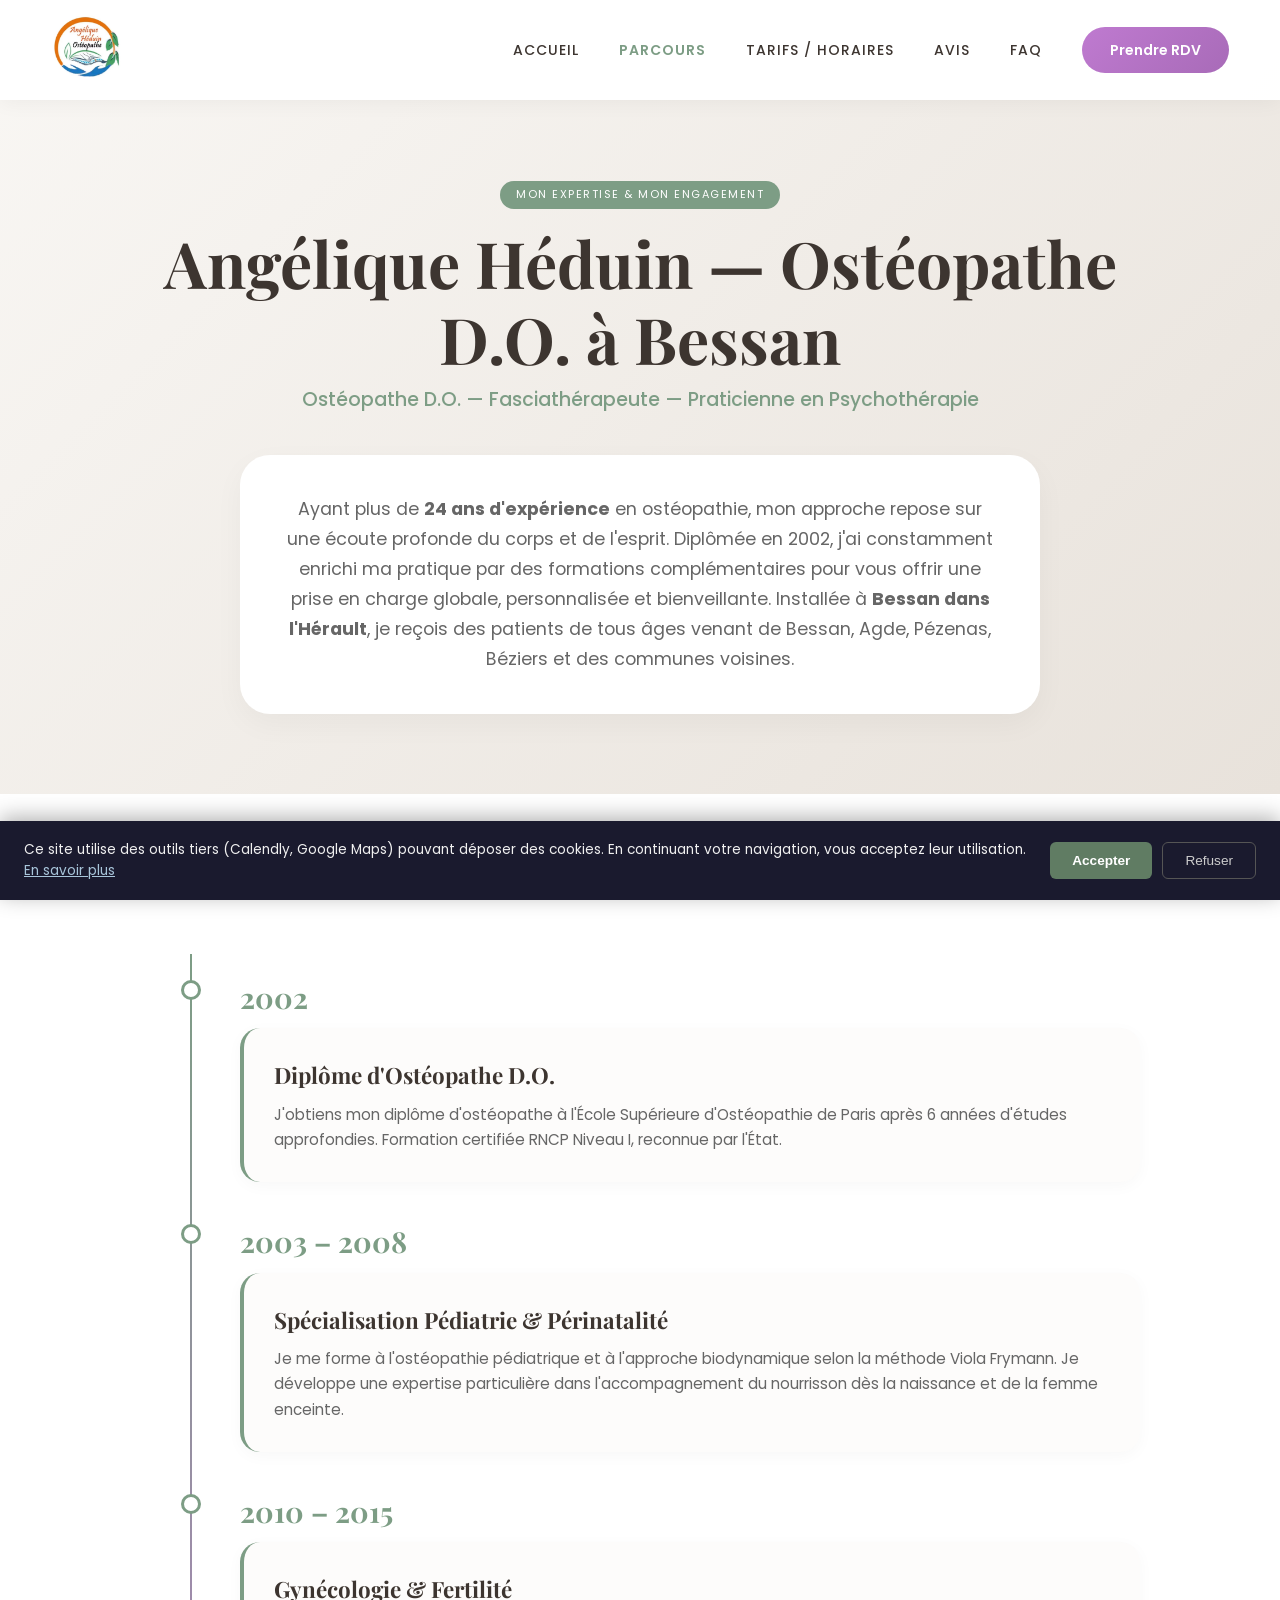
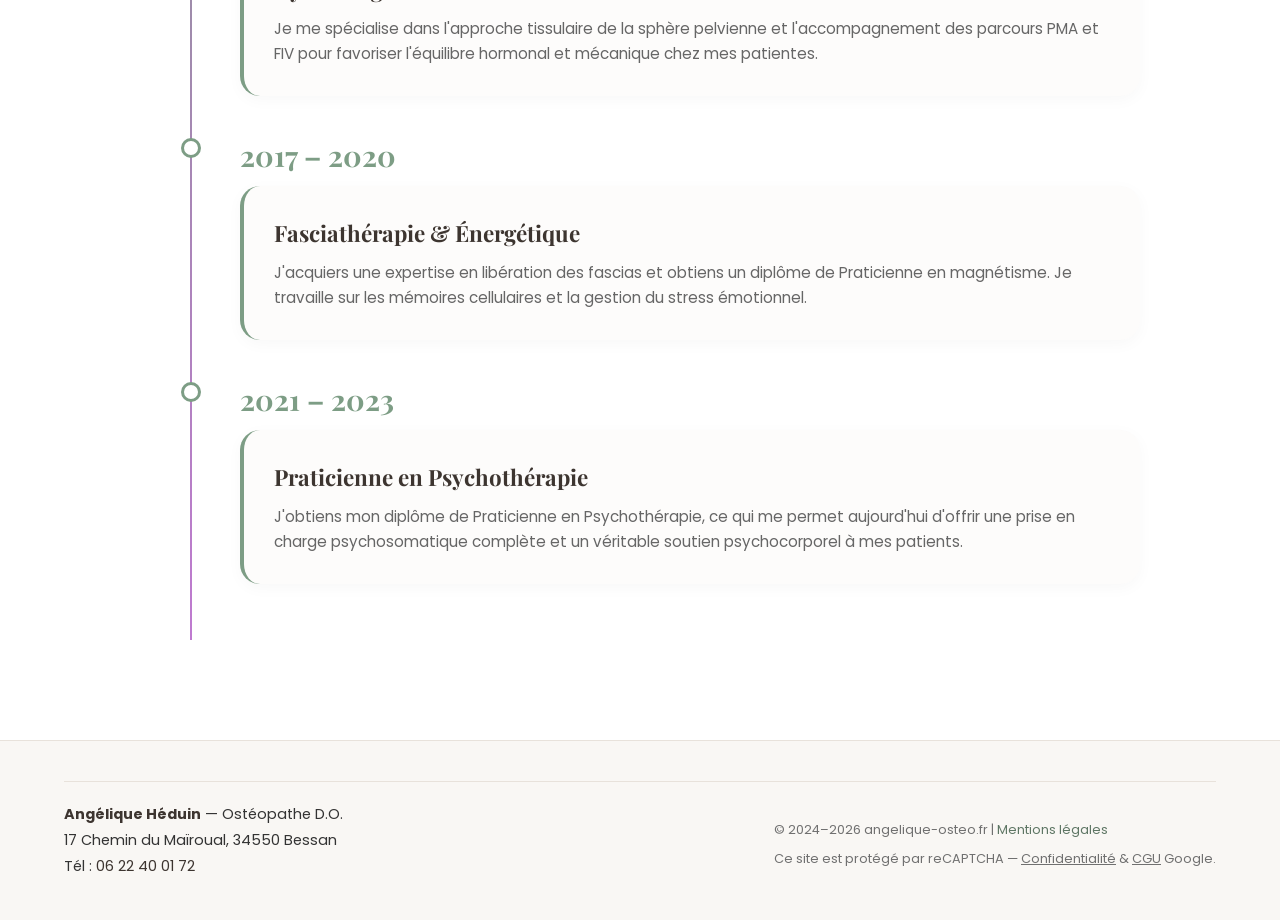
<file: Parcours.html>
<!DOCTYPE html>
<html lang="fr">
<head>
    <meta charset="UTF-8">
    <meta name="viewport" content="width=device-width, initial-scale=1.0">

    <!-- === PRECONNECT & PRELOAD EN PRIORITÉ ABSOLUE === -->
    <link rel="preconnect" href="https://fonts.googleapis.com">
    <link rel="preconnect" href="https://fonts.gstatic.com" crossorigin>
    <link rel="dns-prefetch" href="https://calendly.com">
    <link rel="dns-prefetch" href="https://www.google.com">
    <link rel="preload" as="image" href="/photos-header/angelique-heduin.webp" fetchpriority="high">
    <link href="https://fonts.googleapis.com/css2?family=Playfair+Display:wght@600;700&family=Poppins:wght@300;400;500;600&display=swap" rel="stylesheet">

    <!-- === SEO BASE === -->
    <title>Parcours — Angélique Héduin, Ostéopathe D.O. à Bessan</title>
    <meta name="description" content="Angélique Héduin, ostéopathe D.O. diplômée en 2002. 24 ans d'expérience, spécialisations en pédiatrie, fasciathérapie et psychothérapie. Cabinet à Bessan (34550), Hérault.">
    <meta name="robots" content="index, follow, max-snippet:-1, max-image-preview:large, max-video-preview:-1">
    <meta name="author" content="Angélique Héduin — Ostéopathe D.O.">
    <link rel="canonical" href="https://angelique-osteo.fr/parcours.html">
    <link rel="sitemap" type="application/xml" href="/sitemap.xml">
    <link rel="alternate" hreflang="fr" href="https://angelique-osteo.fr/parcours.html">

    <!-- === GEO === -->
    <meta name="geo.region" content="FR-34">
    <meta name="geo.placename" content="Bessan">
    <meta name="geo.position" content="43.3566559;3.4190211">
    <meta name="ICBM" content="43.3566559, 3.4190211">

    <!-- === FAVICONS === -->
    <link rel="icon" type="image/webp" href="/photos-header/logo-site.webp">
    <link rel="icon" type="image/png" href="/photos-header/logo-site.png">
    <link rel="apple-touch-icon" href="/photos-header/logo-site.png">
    <meta name="theme-color" content="#7d9d85">
    <meta name="format-detection" content="telephone=no">

    <!-- === OPEN GRAPH === -->
    <meta property="og:type" content="profile">
    <meta property="og:locale" content="fr_FR">
    <meta property="og:site_name" content="Angélique Héduin — Ostéopathe D.O.">
    <meta property="og:title" content="Parcours — Angélique Héduin, Ostéopathe D.O. à Bessan">
    <meta property="og:description" content="Plus de 24 ans d'expérience en ostéopathie. Spécialisations en pédiatrie, fasciathérapie et psychothérapie à Bessan dans l'Hérault.">
    <meta property="og:image" content="https://angelique-osteo.fr/photos-header/angelique-heduin.jpg">
    <meta property="og:image:width" content="1200">
    <meta property="og:image:height" content="630">
    <meta property="og:image:type" content="image/jpeg">
    <meta property="og:image:alt" content="Angélique Héduin, ostéopathe D.O. à Bessan">
    <meta property="og:url" content="https://angelique-osteo.fr/parcours.html">

    <!-- === TWITTER CARD === -->
    <meta name="twitter:card" content="summary_large_image">
    <meta name="twitter:title" content="Parcours — Angélique Héduin, Ostéopathe D.O. à Bessan">
    <meta name="twitter:description" content="Plus de 24 ans d'expérience en ostéopathie. Pédiatrie, fasciathérapie et psychothérapie.">
    <meta name="twitter:image" content="https://angelique-osteo.fr/photos-header/angelique-heduin.jpg">
    <meta name="twitter:image:alt" content="Angélique Héduin, ostéopathe D.O. à Bessan">

    <!-- === SCHEMA.ORG — Person === -->
    <script type="application/ld+json">
    {
      "@context": "https://schema.org",
      "@type": "Person",
      "@id": "https://angelique-osteo.fr/parcours.html#person",
      "name": "Angélique Héduin",
      "jobTitle": "Ostéopathe D.O.",
      "url": "https://angelique-osteo.fr/parcours.html",
      "image": {
        "@type": "ImageObject",
        "url": "https://angelique-osteo.fr/photos-header/angelique-heduin.webp",
        "width": 320,
        "height": 400
      },
      "telephone": "+33622400172",
      "email": "angeliqueheduin@gmail.com",
      "knowsAbout": [
        "Ostéopathie",
        "Fasciathérapie",
        "Pédiatrie ostéopathique",
        "Ostéopathie gynécologique",
        "Psychothérapie"
      ],
      "worksFor": {
        "@type": "MedicalBusiness",
        "@id": "https://angelique-osteo.fr/#business",
        "name": "Cabinet d'Ostéopathie Angélique Héduin",
        "address": {
          "@type": "PostalAddress",
          "streetAddress": "17 Chemin du Maïroual",
          "addressLocality": "Bessan",
          "postalCode": "34550",
          "addressCountry": "FR"
        }
      },
      "alumniOf": {
        "@type": "EducationalOrganization",
        "name": "ESO Paris — École Supérieure d'Ostéopathie"
      },
      "hasCredential": [
        {
          "@type": "EducationalOccupationalCredential",
          "name": "Diplôme d'Ostéopathe D.O.",
          "credentialCategory": "degree",
          "dateCreated": "2002"
        },
        {
          "@type": "EducationalOccupationalCredential",
          "name": "Diplôme de Praticienne en Psychothérapie",
          "credentialCategory": "certificate",
          "dateCreated": "2023"
        }
      ],
      "identifier": [
        { "@type": "PropertyValue", "name": "ADELI", "value": "340016203" },
        { "@type": "PropertyValue", "name": "RPPS", "value": "10010096856" }
      ],
      "sameAs": [
        "https://www.facebook.com/profile.php?id=61551878556788",
        "https://www.resalib.fr/praticien/77980-angelique-heduin-osteopathe-bessan"
      ],
      "description": "Ostéopathe D.O. diplômée en 2002, spécialisée en pédiatrie, fasciathérapie, gynécologie et psychothérapie. Cabinet à Bessan dans l'Hérault."
    }
    </script>

    <!-- === SCHEMA.ORG — BreadcrumbList === -->
    <script type="application/ld+json">
    {
      "@context": "https://schema.org",
      "@type": "BreadcrumbList",
      "itemListElement": [
        {
          "@type": "ListItem",
          "position": 1,
          "name": "Accueil",
          "item": "https://angelique-osteo.fr/"
        },
        {
          "@type": "ListItem",
          "position": 2,
          "name": "Mon Parcours",
          "item": "https://angelique-osteo.fr/parcours.html"
        }
      ]
    }
    </script>

    <link rel="stylesheet" href="css/parcours.css">
    <link rel="stylesheet" href="css/cookie.css">
</head>
<body>

    <div id="cookie-banner" role="dialog" aria-live="polite" aria-label="Consentement aux cookies">
        <p>Ce site utilise des outils tiers (Calendly, Google Maps) pouvant déposer des cookies. En continuant votre navigation, vous acceptez leur utilisation. <a href="mentions-legales.html">En savoir plus</a></p>
        <div class="cookie-buttons">
            <button class="btn-accept-cookies" onclick="acceptCookies()">Accepter</button>
            <button class="btn-refuse-cookies" onclick="refuseCookies()">Refuser</button>
        </div>
    </div>

    <header class="header-section">
        <nav class="navbar" role="navigation" aria-label="Navigation principale">
            <a href="/" class="logo" aria-label="Accueil — Angélique Héduin Ostéopathe">
                <img src="/photos-header/logo-site.webp" alt="Logo Angélique Héduin Ostéopathe" class="logo-img" width="70" height="62" loading="eager" fetchpriority="high">
            </a>
            <button class="hamburger" id="hamburger" aria-label="Ouvrir le menu" aria-expanded="false" aria-controls="navbar-links">
                <span aria-hidden="true"></span>
                <span aria-hidden="true"></span>
                <span aria-hidden="true"></span>
            </button>
            <ul class="navbar-links" id="navbar-links" role="list" aria-label="Navigation principale">
                <li role="listitem"><a href="/">ACCUEIL</a></li>
                <li role="listitem"><a href="parcours.html" aria-current="page">PARCOURS</a></li>
                <li role="listitem"><a href="tarifs-et-horaires.html">TARIFS / HORAIRES</a></li>
                <li role="listitem"><a href="avis.html">AVIS</a></li>
                <li role="listitem"><a href="actualites.html">FAQ</a></li>
            </ul>
            <a href="https://calendly.com/angeliqueheduin-osteopathe" class="btn-rdv" target="_blank" rel="noopener noreferrer">Prendre RDV</a>
        </nav>
    </header>

    <main id="main-content">

        <section class="parcours-hero animate-on-scroll" aria-labelledby="hero-titre">
            <div class="hero-content">
                <span class="badge-top">Mon Expertise &amp; Mon Engagement</span>
                <h1 id="hero-titre">Angélique Héduin — Ostéopathe D.O. à Bessan</h1>
                <p class="subtitle">Ostéopathe D.O. — Fasciathérapeute — Praticienne en Psychothérapie</p>
                <div class="hero-bio">
                    <p>Ayant plus de <strong>24 ans d'expérience</strong> en ostéopathie, mon approche repose sur une écoute profonde du corps et de l'esprit. Diplômée en 2002, j'ai constamment enrichi ma pratique par des formations complémentaires pour vous offrir une prise en charge globale, personnalisée et bienveillante. Installée à <strong>Bessan dans l'Hérault</strong>, je reçois des patients de tous âges venant de Bessan, Agde, Pézenas, Béziers et des communes voisines.</p>
                </div>
            </div>
        </section>

        <section id="parcours" class="timeline-section" aria-labelledby="timeline-titre">
            <div class="container">
                <h2 id="timeline-titre" class="sr-only">Parcours et formations</h2>
                <div class="timeline" role="list" aria-label="Chronologie du parcours professionnel">
                    <div class="timeline-item animate-on-scroll" role="listitem">
                        <div class="timeline-dot" aria-hidden="true"></div>
                        <div class="timeline-date">
                            <time datetime="2002">2002</time>
                        </div>
                        <div class="timeline-content">
                            <h3>Diplôme d'Ostéopathe D.O.</h3>
                            <p>J'obtiens mon diplôme d'ostéopathe à l'École Supérieure d'Ostéopathie de Paris après 6 années d'études approfondies. Formation certifiée RNCP Niveau I, reconnue par l'État.</p>
                        </div>
                    </div>
                    <div class="timeline-item animate-on-scroll" role="listitem">
                        <div class="timeline-dot" aria-hidden="true"></div>
                        <div class="timeline-date">
                            <time datetime="2003">2003</time> – <time datetime="2008">2008</time>
                        </div>
                        <div class="timeline-content">
                            <h3>Spécialisation Pédiatrie &amp; Périnatalité</h3>
                            <p>Je me forme à l'ostéopathie pédiatrique et à l'approche biodynamique selon la méthode Viola Frymann. Je développe une expertise particulière dans l'accompagnement du nourrisson dès la naissance et de la femme enceinte.</p>
                        </div>
                    </div>
                    <div class="timeline-item animate-on-scroll" role="listitem">
                        <div class="timeline-dot" aria-hidden="true"></div>
                        <div class="timeline-date">
                            <time datetime="2010">2010</time> – <time datetime="2015">2015</time>
                        </div>
                        <div class="timeline-content">
                            <h3>Gynécologie &amp; Fertilité</h3>
                            <p>Je me spécialise dans l'approche tissulaire de la sphère pelvienne et l'accompagnement des parcours PMA et FIV pour favoriser l'équilibre hormonal et mécanique chez mes patientes.</p>
                        </div>
                    </div>
                    <div class="timeline-item animate-on-scroll" role="listitem">
                        <div class="timeline-dot" aria-hidden="true"></div>
                        <div class="timeline-date">
                            <time datetime="2017">2017</time> – <time datetime="2020">2020</time>
                        </div>
                        <div class="timeline-content">
                            <h3>Fasciathérapie &amp; Énergétique</h3>
                            <p>J'acquiers une expertise en libération des fascias et obtiens un diplôme de Praticienne en magnétisme. Je travaille sur les mémoires cellulaires et la gestion du stress émotionnel.</p>
                        </div>
                    </div>
                    <div class="timeline-item animate-on-scroll" role="listitem">
                        <div class="timeline-dot" aria-hidden="true"></div>
                        <div class="timeline-date">
                            <time datetime="2021">2021</time> – <time datetime="2023">2023</time>
                        </div>
                        <div class="timeline-content">
                            <h3>Praticienne en Psychothérapie</h3>
                            <p>J'obtiens mon diplôme de Praticienne en Psychothérapie, ce qui me permet aujourd'hui d'offrir une prise en charge psychosomatique complète et un véritable soutien psychocorporel à mes patients.</p>
                        </div>
                    </div>
                </div>
            </div>
        </section>

        <div class="floating-help">

            <div id="floating-actions" class="floating-actions" role="menu" aria-label="Actions rapides">

                <a href="https://www.facebook.com/profile.php?id=61551878556788" target="_blank" rel="noopener noreferrer me" class="floating-action-btn" aria-label="Page Facebook" role="menuitem">
                    <svg width="20" height="20" viewBox="0 0 24 24" fill="#1877F2" xmlns="http://www.w3.org/2000/svg" aria-hidden="true" focusable="false"><path d="M24 12.073c0-6.627-5.373-12-12-12s-12 5.373-12 12c0 5.99 4.388 10.954 10.125 11.854v-8.385H7.078v-3.47h3.047V9.43c0-3.007 1.792-4.669 4.533-4.669 1.312 0 2.686.235 2.686.235v2.953H15.83c-1.491 0-1.956.925-1.956 1.874v2.25h3.328l-.532 3.47h-2.796v8.385C19.612 23.027 24 18.062 24 12.073z"/></svg>
                    <span>Facebook</span>
                </a>

                <a href="https://calendly.com/angeliqueheduin-osteopathe" target="_blank" rel="noopener noreferrer" class="floating-action-btn" aria-label="Prendre rendez-vous en ligne" role="menuitem">
                    <svg width="20" height="20" viewBox="0 0 24 24" fill="none" stroke="currentColor" stroke-width="1.8" stroke-linecap="round" stroke-linejoin="round" aria-hidden="true" focusable="false"><rect x="3" y="4" width="18" height="18" rx="2"/><line x1="16" y1="2" x2="16" y2="6"/><line x1="8" y1="2" x2="8" y2="6"/><line x1="3" y1="10" x2="21" y2="10"/></svg>
                    <span>Prendre RDV</span>
                </a>

                <a href="tel:+33622400172" class="floating-action-btn" aria-label="Appeler le 06 22 40 01 72" role="menuitem">
                    <svg width="20" height="20" viewBox="0 0 24 24" fill="none" stroke="currentColor" stroke-width="1.8" stroke-linecap="round" stroke-linejoin="round" aria-hidden="true" focusable="false"><path d="M22 16.92v3a2 2 0 0 1-2.18 2 19.79 19.79 0 0 1-8.63-3.07A19.5 19.5 0 0 1 4.69 13a19.79 19.79 0 0 1-3.07-8.67A2 2 0 0 1 3.6 2h3a2 2 0 0 1 2 1.72 12.84 12.84 0 0 0 .7 2.81 2 2 0 0 1-.45 2.11L8.09 9.91a16 16 0 0 0 6 6l1.27-1.27a2 2 0 0 1 2.11-.45 12.84 12.84 0 0 0 2.81.7A2 2 0 0 1 22 16.92z"/></svg>
                    <span>Appeler</span>
                </a>

            </div>

            <button class="help-toggle" id="helpBtn" aria-label="Aide et contact" aria-expanded="false" aria-controls="floating-actions">?</button>

        </div>
    </main>

    <div id="page-blur-overlay" class="page-blur-overlay" aria-hidden="true"></div>

    <footer class="site-footer">
        <div class="footer-bottom">
            <div class="footer-info">
                <p><strong>Angélique Héduin</strong> — Ostéopathe D.O.</p>
                <p>17 Chemin du Maïroual, 34550 Bessan</p>
                <p>Tél : <a href="tel:+33622400172">06 22 40 01 72</a></p>
            </div>
            <div class="footer-legal">
                <p>© 2024–<span id="copyright-year">2026</span> angelique-osteo.fr | <a href="mentions-legales.html">Mentions légales</a></p>
                <p class="recaptcha-mention">Ce site est protégé par reCAPTCHA — <a href="https://policies.google.com/privacy" target="_blank" rel="noopener noreferrer">Confidentialité</a> &amp; <a href="https://policies.google.com/terms" target="_blank" rel="noopener noreferrer">CGU</a> Google.</p>
            </div>
        </div>
    </footer>

    <script src="script.js" defer></script>
    <script>
        (function() {
            var consent = localStorage.getItem('cookie_consent');
            var banner = document.getElementById('cookie-banner');
            if (consent && banner) banner.style.display = 'none';
        })();
        (function() {
            var el = document.getElementById('copyright-year');
            if (el) el.textContent = new Date().getFullYear();
        })();
    </script>
</body>
</html>
</file>
<file: css/index.css>
/* =============================================================
   index.css — Page d'accueil
   angelique-osteo.fr
   ============================================================= */


* {
    margin:0;
    padding:0;
    box-sizing:border-box
}

html {
    scroll-behavior:smooth
}

[id] {
    scroll-margin-top:70px
}

body {
    background-color:#fcfbfa;
    color:#333;
    font-family:'Poppins', sans-serif;
    overflow-x:hidden;
    text-rendering:optimizeLegibility;
    -webkit-font-smoothing:antialiased
}

.navbar {
    height:60px;
    display:flex;
    justify-content:space-between;
    align-items:center;
    padding:0 4%;
    background-color:rgba(255, 255, 255, 0.97);
    position:fixed;
    width:100%;
    top:0;
    z-index:1000;
    box-shadow:0 2px 20px rgba(0, 0, 0, 0.05)
}

.logo-img {
    max-height:40px;
    width:auto
}

.hamburger {
    display:flex;
    flex-direction:column;
    justify-content:space-between;
    width:24px;
    height:18px;
    background:none;
    border:none;
    cursor:pointer;
    padding:0;
    z-index:1100;
    flex-shrink:0
}

.hamburger span {
    display:block;
    height:2px;
    width:100%;
    background-color:#3d3530;
    border-radius:2px;
    transition:transform 0.3s ease, opacity 0.3s ease
}

.hamburger.open span:nth-child(1) {
    transform:translateY(8px) rotate(45deg)
}

.hamburger.open span:nth-child(2) {
    opacity:0
}

.hamburger.open span:nth-child(3) {
    transform:translateY(-8px) rotate(-45deg)
}

.navbar-links {
    display:none;
    flex-direction:column;
    list-style:none;
    gap:0;
    position:fixed;
    top:60px;
    left:0;
    right:0;
    background-color:rgba(255, 255, 255, 0.98);
    padding:20px 0 10px;
    box-shadow:0 4px 20px rgba(0, 0, 0, 0.1);
    z-index:999;
    border-top:1px solid #f0ece8
}

.navbar-links.open {
    display:flex
}

.navbar-links li {
    width:100%
}

.navbar-links a {
    display:block;
    color:#3d3530;
    text-decoration:none;
    font-size:13px;
    font-weight:500;
    padding:14px 5%;
    letter-spacing:0.05em;
    border-bottom:1px solid #f0ece8;
    transition:background 0.2s
}

.navbar-links a:hover {
    background-color:#faf7f5;
    color:#7d9d85
}

.btn-rdv {
    padding:8px 18px;
    font-size:13px;
    font-weight:600;
    color:#fff!important;
    text-decoration:none;
    background:linear-gradient(135deg, #bf7ad0, #a86bb8);
    border-radius:50px;
    white-space:nowrap;
    flex-shrink:0
}

.carousel {
    position:relative;
    margin-top:60px;
    width:100%;
    overflow:hidden
}

.carousel-container {
    width:100%;
    padding:15px 0
}

.carousel-track {
    display:flex;
    align-items:center;
    justify-content:center;
    gap:8px
}

.carousel-track img {
    border-radius:10px;
    object-fit:cover;
    flex-shrink:0;
    transition:width 0.5s cubic-bezier(0.4, 0, 0.2, 1), height 0.5s cubic-bezier(0.4, 0, 0.2, 1), opacity 0.5s ease, transform 0.5s cubic-bezier(0.4, 0, 0.2, 1)
}

.center {
    width:75%;
    height:220px;
    opacity:1;
    transform:scale(1)
}

.side {
    width:10%;
    height:160px;
    opacity:0.35;
    transform:scale(0.9)
}

.btn {
    position:absolute;
    top:50%;
    transform:translateY(-50%);
    background:rgba(255, 255, 255, 0.88);
    border:none;
    border-radius:50%;
    width:36px;
    height:36px;
    cursor:pointer;
    z-index:10;
    color:#bf7ad0;
    font-size:14px;
    display:flex;
    align-items:center;
    justify-content:center;
    box-shadow:0 2px 8px rgba(0, 0, 0, 0.12)
}

.prev {
    left:2%
}

.next {
    right:2%
}

.description {
    padding:40px 5%;
    background-color:#f9f7f4
}

.description-grid {
    display:grid;
    grid-template-columns:1fr;
    gap:25px
}

.description h1 {
    font-family:'Playfair Display', serif;
    font-size:1.9rem;
    margin-bottom:14px;
    color:#3d3530;
    line-height:1.25
}

.description h1 em {
    font-style:italic;
    color:#b573c5
}

.spec-header h2 em {
    color:rgb(56, 111, 78)
}

.cabinet-content h2 em {
    color:#5a7360
}

.tag {
    display:inline-block;
    font-size:0.7rem;
    font-weight:600;
    letter-spacing:0.1em;
    text-transform:uppercase;
    color:#5e7664;
    border:1px solid #5e7664;
    padding:4px 10px;
    border-radius:20px;
    margin-bottom:12px
}

.description p {
    font-size:0.93rem;
    line-height:1.7;
    color:#666
}

.info-block {
    display:flex;
    flex-direction:row;
    gap:12px
}

.stat {
    background:#fff;
    padding:16px 12px;
    border-radius:14px;
    flex:1;
    text-align:center;
    box-shadow:0 2px 12px rgba(0, 0, 0, 0.05)
}

.stat p {
    display:block;
    font-size:3rem;
    color:#5e7664;
    font-weight:600
}

.stat small {
    font-size:1.2rem;
    color:#707070
}

.portrait-block {
    display:flex;
    justify-content:center
}

.portrait-img {
    width:100%;
    max-width:320px;
    height:280px;
    object-fit:cover;
    object-position:top center;
    border-radius:16px;
    display:block;
    box-shadow:0 4px 20px rgba(0, 0, 0, 0.08)
}

.specialites-seo {
    padding:45px 5%;
    background:#fff;
    text-align:center
}

.spec-header {
    margin-bottom:28px
}

.spec-header h2 {
    font-family:'Playfair Display', serif;
    font-size:1.7rem;
    color:#3d3530;
    margin-bottom:8px
}

.spec-header p {
    font-size:0.88rem;
    color:#888
}

.spec-list {
    display:grid;
    grid-template-columns:1fr 1fr;
    gap:12px;
    text-align:left
}

.spec-item {
    padding:18px 14px;
    border-bottom:3px solid #7d9d85;
    background:#fdfcfb;
    border-radius:12px
}

.spec-item h3 {
    font-size:0.88rem;
    font-weight:600;
    color:#3d3530;
    margin-bottom:6px
}

.spec-item p {
    font-size:0.78rem;
    line-height:1.5;
    color:#777
}

.infos-cabinet {
    padding:45px 5%;
    background-color:#f9f7f4
}

.cabinet-grid {
    display:grid;
    grid-template-columns:1fr;
    gap:25px
}

.cabinet-content h2 {
    font-family:'Playfair Display', serif;
    font-size:1.7rem;
    color:#3d3530;
    margin-bottom:22px
}

.info-row {
    display:flex;
    gap:14px;
    margin-bottom:20px;
    align-items:flex-start
}

.info-icon {
    font-size:1.4rem;
    flex-shrink:0;
    margin-top:2px
}

.info-text h3 {
    font-size:0.92rem;
    font-weight:600;
    color:#3d3530;
    margin-bottom:4px
}

.info-text p {
    font-size:0.85rem;
    line-height:1.6;
    color:#666
}

.cabinet-visual-wrapper {
    width:100%;
    border-radius:16px;
    overflow:hidden
}

.cabinet-visual-img {
    width:100%;
    height:260px;
    object-fit:cover;
    object-position:center;
    display:block;
    border-radius:16px;
    transition:transform 0.3s ease
}

.cabinet-visual-img:hover {
    transform:scale(1.02)
}

.avis-section {
    padding:50px 0 40px;
    background-color:#dfd8d6;
    text-align:center;
    overflow:hidden
}

.avis-section>h2 {
    font-family:'Playfair Display', serif;
    font-size:1.9rem;
    margin-bottom:36px;
    color:#3d3530;
    padding:0 5%
}

.avis-section>h2 em {
    font-style:italic;
    color:#9a63a8
}

.marquee-outer {
    position:relative;
    overflow:hidden;
    cursor:default;
    display:flex;
    align-items:flex-start
}

.marquee-outer::before,
.marquee-outer::after {
    content:'';
    position:absolute;
    top:0;
    bottom:0;
    width:80px;
    z-index:2;
    pointer-events:none
}

.marquee-outer::before {
    left:0;
    background:linear-gradient(to right, #dfd8d6, transparent)
}

.marquee-outer::after {
    right:0;
    background:linear-gradient(to left, #dfd8d6, transparent)
}

.marquee-track {
    display:flex;
    gap:16px;
    width:max-content;
    padding:8px 0 12px;
    will-change:transform
}

.marquee-card {
    background:#3d3530;
    border-radius:14px;
    padding:22px 22px 18px;
    width:calc((100vw - 120px) / 2);
    max-width:300px;
    min-width:220px;
    flex-shrink:0;
    text-align:left
}

.marquee-placeholder {
    opacity:0.35;
    border:1.5px dashed #7d6a65;
    background:transparent
}

.marquee-stars {
    color:#f4c542;
    font-size:0.95rem;
    margin-bottom:10px;
    letter-spacing:2px
}

.marquee-text {
    font-size:0.82rem;
    line-height:1.65;
    color:#e8e0dd;
    margin-bottom:14px;
    font-style:italic
}

.marquee-author {
    font-size:0.78rem;
    font-weight:600;
    color:#bf7ad0
}

.marquee-author span {
    font-weight:400;
    color:#a08880
}

.avis-google-externe {
    text-align:center;
    padding:16px 5% 24px;
    background-color:#dfd8d6
}

.avis-google-externe a {
    display:inline-block;
    font-size:0.85rem;
    font-weight:600;
    color:#3d3530;
    text-decoration:none;
    border:1.5px solid #3d3530;
    padding:9px 22px;
    border-radius:50px;
    transition:background 0.2s, color 0.2s
}

.avis-google-externe a:hover {
    background:#3d3530;
    color:#fff
}

.page-blur-overlay {
    position:fixed;
    inset:0;
    background:rgba(255, 255, 255, 0.55);
    backdrop-filter:blur(4px);
    -webkit-backdrop-filter:blur(4px);
    z-index:1999;
    opacity:0;
    pointer-events:none;
    transition:opacity 0.25s ease
}

.page-blur-overlay.active {
    opacity:1;
    pointer-events:auto
}

.floating-help {
    position:fixed;
    bottom:18px;
    right:16px;
    z-index:2000;
    display:flex;
    flex-direction:column;
    align-items:flex-end;
    background:transparent;
    /* Fix mobile Safari : isolation crée un contexte de stacking propre */
    isolation:isolate
}

.floating-actions {
    display:none;
    flex-direction:column;
    align-items:flex-end;
    gap:8px;
    margin-bottom:10px;
    background:transparent
}

.floating-actions.open {
    display:flex
}

.floating-action-btn {
    display:flex;
    align-items:center;
    gap:10px;
    background:#fff;
    border:1px solid #e0e0e0;
    border-radius:999px;
    padding:8px 16px 8px 12px;
    text-decoration:none;
    color:#333;
    font-size:13px;
    font-weight:500;
    white-space:nowrap;
    box-shadow:0 2px 8px rgba(0, 0, 0, 0.08);
    transition:background 0.2s
}

.floating-action-btn:hover {
    background:#f5f5f5
}

.help-toggle {
    width:46px;
    height:46px;
    background-color:#bf7ad0;
    border-radius:50%;
    border:none;
    color:white;
    font-size:18px;
    font-weight:700;
    cursor:pointer;
    box-shadow:0 3px 12px rgba(191, 122, 208, 0.4);
    transition:transform 0.2s ease
}

.help-toggle:active {
    transform:scale(0.95)
}

.site-footer {
    padding:40px 5%;
    background:#f9f7f4;
    text-align:center
}

.footer-partners {
    margin-bottom:30px
}

.partner-logos {
    display:flex;
    flex-wrap:wrap;
    justify-content:center;
    gap:20px 30px;
    align-items:center
}

.partner-logos img {
    height:45px;
    filter:none;
    opacity:1;
    transition:opacity 0.2s ease, transform 0.2s ease
}

.partner-logos {
    gap:50px
}

.partner-logos a:hover img {
    opacity:0.8;
    transform:scale(1.05)
}

.footer-bottom {
    border-top:1px solid #e8e4e0;
    padding-top:20px;
    display:flex;
    flex-direction:column;
    gap:4px;
    align-items:center
}

.footer-info p {
    font-size:0.9rem;
    color:#333;
    line-height:1.8
}

.footer-info strong {
    color:#3d3530
}

.footer-info a {
    color:#3d3530;
    text-decoration:none
}

.footer-legal p {
    font-size:0.8rem;
    color:#707070;
    margin-top:8px
}

.footer-legal a {
    color:#915d9e;
    /* FIX Lighthouse: underline pour distinguer le lien sans dépendre uniquement de la couleur */
    text-decoration: underline
}

.animate-on-scroll {
    opacity:0;
    transform:translateY(16px);
    transition:opacity 0.5s ease-out, transform 0.5s ease-out
}

.animate-on-scroll.visible {
    opacity:1;
    transform:translateY(0)
}

@media (min-width:768px) {
    .hamburger {
        display:none
}

    .navbar-links {
        display:flex!important;
        flex-direction:row;
        position:static;
        background:none;
        padding:0;
        box-shadow:none;
        border:none;
        gap:25px;
        margin-left:auto;
        margin-right:20px
}

    .navbar-links li {
        width:auto
}

    .navbar-links a {
        display:inline;
        padding:0;
        border:none;
        font-size:13px;
        letter-spacing:normal
}

    .navbar-links a:hover {
        background:none;
        color:#bf7ad0
}

    .spec-list {
        grid-template-columns:repeat(3, 1fr);
        gap:18px
}
}

@media (min-width:1024px) {
    [id] {
        scroll-margin-top:100px
}

    .navbar {
        height:100px
}

    .logo-img {
        max-height:70px
}

    .navbar-links {
        margin-right:25px;
        gap:40px
}

    .navbar-links a {
        font-size:14px;
        letter-spacing:1px
}

    .btn-rdv {
        padding:12px 28px;
        font-size:14px
}

    .carousel {
        margin-top:100px
}

    .carousel-container {
        padding:20px 0
}

    .carousel-track {
        gap:12px
}

    .center {
        width:50%;
        height:350px
}

    .side {
        width:15%;
        height:280px;
        opacity:0.4
}

    .btn {
        width:44px;
        height:44px;
        font-size:16px
}

    .description {
        padding:80px 10%
}

    .description-grid {
        grid-template-columns:2fr 1fr;
        gap:50px
}

    .description h1 {
        font-size:3.2rem
}

    .stat {
        padding:28px 20px
}

    .stat span {
        font-size:1.8rem
}

    .background-elements {
        display:block
}

    .description-grid {
        grid-template-columns:2fr 1fr 1fr;
        gap:40px;
        align-items:center
}

    .info-block {
        flex-direction:column
}

    .portrait-img {
        height:380px;
        max-width:100%
}

    .specialites-seo {
        padding:80px 10%
}

    .spec-header h2 {
        font-size:2.2rem
}

    .spec-list {
        grid-template-columns:repeat(3, 1fr);
        gap:22px
}

    .spec-item {
        padding:28px 22px
}

    .spec-item h3 {
        font-size:1rem
}

    .spec-item p {
        font-size:0.88rem
}

    .infos-cabinet {
        padding:80px 10%
}

    .cabinet-grid {
        grid-template-columns:1.5fr 1fr;
        gap:50px;
        align-items:center
}

    .cabinet-content h2 {
        font-size:2.2rem
}

    .cabinet-visual-img {
        height:480px
}

    .avis-section {
        padding:60px 0 50px
}

    .avis-section>h2 {
        font-size:2.5rem;
        margin-bottom:44px
}

    .marquee-card {
        width:calc((100vw - 192px) / 3);
        max-width:380px;
        min-width:260px
}

    .footer-bottom {
        flex-direction:row;
        justify-content:space-between;
        align-items:center;
        text-align:left
}

    .partner-logos img {
        height:45px
}
}

@media (min-width:768px) {
    .page-blur-overlay {
        display:none
}
}

@media (max-width:767px) {
    .marquee-outer::before, .marquee-outer::after {
        width:16px
}
}

.grecaptcha-badge {
    visibility:hidden!important
}

.recaptcha-mention {
    font-size:0.72rem;
    color:#707070;
    margin-top:10px;
    text-align:center
}

.recaptcha-mention a {
    color:#707070;
    text-decoration:underline
}
/* ============================================================
   MODES COULEUR — Thèmes sombres
   ============================================================ */

/* --- Bouton Mode couleur dans le helper --- */
.floating-color-btn {
    cursor:pointer;
    user-select:none
}

.floating-color-btn:hover {
    background:#f5f5f5
}

/* --- Panel de sélection --- */
.color-mode-panel {
    display:none;
    flex-direction:column;
    gap:4px;
    background:#fff;
    border:1px solid #e0e0e0;
    border-radius:16px;
    padding:12px 10px;
    margin-bottom:8px;
    box-shadow:0 4px 18px rgba(0,0,0,0.10);
    min-width:180px;
    align-self:flex-end;
    /* Fix mobile : empêche le débordement hors écran */
    max-width:calc(100vw - 40px);
    position:relative;
    z-index:2001
}

.color-mode-panel.open {
    display:flex
}

.color-mode-title {
    font-size:11px;
    font-weight:600;
    color:#888;
    letter-spacing:0.8px;
    text-transform:uppercase;
    padding:0 6px 6px;
    border-bottom:1px solid #f0ece8;
    margin-bottom:4px
}

.color-mode-option {
    display:flex;
    align-items:center;
    gap:10px;
    background:none;
    border:none;
    border-radius:10px;
    padding:8px 10px;
    font-size:13px;
    font-weight:500;
    color:#3d3530;
    cursor:pointer;
    text-align:left;
    width:100%;
    transition:background 0.15s
}

.color-mode-option:hover {
    background:#f5f5f5
}

.color-mode-swatch {
    width:18px;
    height:18px;
    border-radius:50%;
    flex-shrink:0;
    display:inline-block
}

.color-mode-check {
    color:#7d9d85;
    font-size:12px;
    margin-left:4px
}

/* ============================================================
   THÈME : Nuit profonde (dark-brown)
   ============================================================ */
body.theme-dark-brown {
    background-color:#1a1614;
    color:#e8e0dd
}
body.theme-dark-brown main p {
    color: rgb(173, 161, 142)
}
body.theme-dark-brown .navbar {
    background-color:rgba(26,22,20,0.97);
    box-shadow:0 2px 20px rgba(0,0,0,0.3);
    border-bottom:1px solid #2e2825
}
body.theme-dark-brown .navbar-links a,
body.theme-dark-brown .hamburger span {
    color:#e8e0dd
}
body.theme-dark-brown .navbar-links a:hover {
    color:#7d9d85;
    background:none
}
body.theme-dark-brown .prev, body.theme-dark-brown .next{
    background-color: rgb(92, 92, 90);
    color: black
}
body.theme-dark-brown .description,
body.theme-dark-brown .specialites-seo,
body.theme-dark-brown .infos-cabinet {
    background-color:#1a1614
}
body.theme-dark-brown .navbar-links {
    background-color:rgba(26,22,20,0.98);
    border-top:1px solid #2e2825
}
body.theme-dark-brown h1,body.theme-dark-brown h2,body.theme-dark-brown h3 {
    color:#e8e0dd
}
body.theme-dark-brown p,body.theme-dark-brown li {
    color:#a08880
}
body.theme-dark-brown .tag {
    background:#2e2825;
    color:#7d9d85
}
body.theme-dark-brown .tagline {
    color:#7d9d85
}
body.theme-dark-brown .spec-item {
    background:#231f1c;
    border-color:#2e2825
}
body.theme-dark-brown .info-card,
body.theme-dark-brown .timeline-content,
body.theme-dark-brown .hero-bio,
body.theme-dark-brown .faq-item {
    background:#231f1c;
    border-color:#2e2825
}
body.theme-dark-brown .faq-question {
    color:#e8e0dd
}
body.theme-dark-brown .infos-cabinet,
body.theme-dark-brown .cabinet-content {
    background-color:#1a1614
}
body.theme-dark-brown .avis-section {
    background-color:#231f1c
}
body.theme-dark-brown .marquee-outer::before {
    background:linear-gradient(to right,#231f1c,transparent)
}
body.theme-dark-brown .marquee-outer::after {
    background:linear-gradient(to left,#231f1c,transparent)
}
body.theme-dark-brown .avis-google-externe {
    background-color:#14110f
}
body.theme-dark-brown .avis-google-externe a {
    color:#e8e0dd;
    border-color:#584d47
}
body.theme-dark-brown .avis-google-externe a:hover {
    background-color: #584d49;
}
body.theme-dark-brown .site-footer {
    background:#141110;
    border-top:1px solid #2e2825
}
body.theme-dark-brown .footer-bottom {
    border-top:1px solid #2e2825
}
body.theme-dark-brown .footer-info p,
body.theme-dark-brown .footer-info a,
body.theme-dark-brown .footer-info strong {
    color:#a08880
}
body.theme-dark-brown .page-blur-overlay {
    background:rgba(26,22,20,0.7)
}
body.theme-dark-brown .floating-action-btn {
    background:#231f1c;
    border-color:#2e2825;
    color:#e8e0dd
}
body.theme-dark-brown .marquee-card {
    background-color: rgb(26, 23, 19);
}
body.theme-dark-brown .marquee-card p {
    color: rgb(255, 255, 255);
}
body.theme-dark-brown .floating-action-btn:hover {
    background:#2e2825
}
body.theme-dark-brown .color-mode-panel {
    background:#231f1c;
    border-color:#2e2825
}
body.theme-dark-brown .stat {
    background-color: #0a0906;
    border: 3px solid rgb(121, 120, 120);
}
body.theme-dark-brown .color-mode-title {
    color:#665a57;
    border-bottom-color:#2e2825
}
body.theme-dark-brown .color-mode-option {
    color:#e8e0dd
}
body.theme-dark-brown .color-mode-option:hover {
    background:#2e2825
}
body.theme-dark-brown .circle-1,
body.theme-dark-brown .circle-2 {
    opacity:0.04
}

/* ============================================================
   THÈME : Ardoise verte (dark-green)
   ============================================================ */
body.theme-dark-green {
    background-color:#141c18;
    color:#d4e8da
}
body.theme-dark-green main p {
    color: rgb(161, 187, 161)
}
body.theme-dark-green .navbar {
    background-color:rgba(20,28,24,0.97);
    box-shadow:0 2px 20px rgba(0,0,0,0.3);
    border-bottom:1px solid #1e2e25
}
body.theme-dark-green .navbar-links a,
body.theme-dark-green .hamburger span {
    color:#d4e8da
}
body.theme-dark-green .navbar-links a:hover {
    color:#7d9d85;
    background:none
}
body.theme-dark-green .navbar-links {
    background-color:rgba(20,28,24,0.98);
    border-top:1px solid #1e2e25
}
body.theme-dark-green .prev,body.theme-dark-green .next{
    background-color: rgb(112, 131, 116);
    color: rgb(1, 60, 1)
}
body.theme-dark-green .description,
body.theme-dark-green .specialites-seo,
body.theme-dark-green .infos-cabinet {
    background-color:#141c18
}
body.theme-dark-green h1,body.theme-dark-green h2,body.theme-dark-green h3 {
    color:#d4e8da
}
body.theme-dark-green .marquee-card {
    background-color: rgb(19, 26, 19);
}
body.theme-dark-green .marquee-card p {
    color: rgb(255, 255, 255);
}
body.theme-dark-green p,body.theme-dark-green li {
    color:#5a7a62
}
body.theme-dark-green .tag {
    background:#1e2e25;
    color:#7d9d85
}
body.theme-dark-green .tagline {
    color:#7d9d85
}
body.theme-dark-green .spec-item {
    background:#1a2820;
    border-color:#1e2e25
}
body.theme-dark-green .info-card,
body.theme-dark-green .timeline-content,
body.theme-dark-green .hero-bio,
body.theme-dark-green .faq-item {
    background:#1a2820;
    border-color:#1e2e25
}
body.theme-dark-green .faq-question {
    color:#d4e8da
}
body.theme-dark-green .stat {
    background-color: #16211354;
    border: 3px solid rgb(121, 120, 120);
}
body.theme-dark-green .infos-cabinet,
body.theme-dark-green .cabinet-content {
    background-color:#141c18
}
body.theme-dark-green .avis-section {
    background-color:#1a2820
}
body.theme-dark-green .marquee-outer::before {
    background:linear-gradient(to right,#1a2820,transparent)
}
body.theme-dark-green .marquee-outer::after {
    background:linear-gradient(to left,#1a2820,transparent)
}
body.theme-dark-green .avis-google-externe {
    background-color:#0f1512
}
body.theme-dark-green .avis-google-externe a {
    color:#d4e8da;
    border-color:#3f5f4d
}
body.theme-dark-green .avis-google-externe a:hover {
    background-color: #3c6249;
}
body.theme-dark-green .site-footer {
    background:#0f1611;
    border-top:1px solid #1e2e25
}
body.theme-dark-green .footer-bottom {
    border-top:1px solid #1e2e25
}
body.theme-dark-green .footer-info p,
body.theme-dark-green .footer-info a,
body.theme-dark-green .footer-info strong {
    color:#5a7a62
}
body.theme-dark-green .page-blur-overlay {
    background:rgba(20,28,24,0.7)
}
body.theme-dark-green .floating-action-btn {
    background:#1a2820;
    border-color:#1e2e25;
    color:#d4e8da
}
body.theme-dark-green .floating-action-btn:hover {
    background:#1e2e25
}
body.theme-dark-green .color-mode-panel {
    background:#1a2820;
    border-color:#1e2e25
}
body.theme-dark-green .color-mode-title {
    color:#2e4a35;
    border-bottom-color:#1e2e25
}
body.theme-dark-green .color-mode-option {
    color:#d4e8da
}
body.theme-dark-green .color-mode-option:hover {
    background:#1e2e25
}
body.theme-dark-green .circle-1,
body.theme-dark-green .circle-2 {
    opacity:0.04
}

/* ============================================================
   THÈME : Prune doux (dark-purple)
   ============================================================ */
body.theme-dark-purple {
    background-color:#1c1624;
    color:#e8dff0
}
body.theme-dark-purple main p {
    color: rgb(194, 171, 196)
}
body.theme-dark-purple .navbar {
    background-color:rgba(28,22,36,0.97);
    box-shadow:0 2px 20px rgba(0,0,0,0.3);
    border-bottom:1px solid #2a1e35
}
body.theme-dark-purple .navbar-links a,
body.theme-dark-purple .hamburger span {
    color:#e8dff0
}
body.theme-dark-purple .navbar-links a:hover {
    color:#bf7ad0;
    background:none
}
body.theme-dark-purple .navbar-links {
    background-color:rgba(28,22,36,0.98);
    border-top:1px solid #2a1e35
}
body.theme-dark-purple .prev,body.theme-dark-purple .next{
    background-color: rgba(184, 161, 195, 0.586);
    color: rgb(83, 3, 110)
}
body.theme-dark-purple .description,
body.theme-dark-purple .specialites-seo,
body.theme-dark-purple .infos-cabinet {
    background-color:#1c1624
}
body.theme-dark-purple h1,body.theme-dark-purple h2,body.theme-dark-purple h3 {
    color:#e8dff0
}
body.theme-dark-purple p,body.theme-dark-purple li {
    color:#7a6289
}
body.theme-dark-purple .marquee-card {
    background-color: rgb(22, 13, 25);
}
body.theme-dark-purple .marquee-card p {
    color: rgb(255, 255, 255);
}
body.theme-dark-purple .tag {
    background:#2a1e35;
    color:#bf7ad0
}
body.theme-dark-purple .tagline {
    color:#7d9d85
}
body.theme-dark-purple .stat {
    background-color: #1d1321b7;
    border: 3px solid rgb(121, 120, 120);
}
body.theme-dark-purple .spec-item {
    background:#221830;
    border-color:#2a1e35
}
body.theme-dark-purple .info-card,
body.theme-dark-purple .timeline-content,
body.theme-dark-purple .hero-bio,
body.theme-dark-purple .faq-item {
    background:#221830;
    border-color:#2a1e35
}
body.theme-dark-purple .faq-question {
    color:#e8dff0
}
body.theme-dark-purple .infos-cabinet,
body.theme-dark-purple .cabinet-content {
    background-color:#1c1624
}
body.theme-dark-purple .avis-section {
    background-color:#221830
}
body.theme-dark-purple .marquee-outer::before {
    background:linear-gradient(to right,#221830,transparent)
}
body.theme-dark-purple .marquee-outer::after {
    background:linear-gradient(to left,#221830,transparent)
}
body.theme-dark-purple .avis-google-externe {
    background-color:#0c0813
}
body.theme-dark-purple .avis-google-externe a {
    color:#e8dff0;
    border-color:#5d4275
}
body.theme-dark-purple .avis-google-externe a:hover {
    background-color: #681d7a;
}
body.theme-dark-purple .site-footer {
    background:#150f1e;
    border-top:1px solid #2a1e35
}
body.theme-dark-purple .footer-bottom {
    border-top:1px solid #2a1e35
}
body.theme-dark-purple .footer-info p,
body.theme-dark-purple .footer-info a,
body.theme-dark-purple .footer-info strong {
    color:#7a6289
}
body.theme-dark-purple .page-blur-overlay {
    background:rgba(28,22,36,0.7)
}
body.theme-dark-purple .floating-action-btn {
    background:#221830;
    border-color:#2a1e35;
    color:#e8dff0
}
body.theme-dark-purple .floating-action-btn:hover {
    background:#2a1e35
}
body.theme-dark-purple .color-mode-panel {
    background:#221830;
    border-color:#2a1e35
}
body.theme-dark-purple .color-mode-title {
    color:#3a2a4a;
    border-bottom-color:#2a1e35
}
body.theme-dark-purple .color-mode-option {
    color:#e8dff0
}
body.theme-dark-purple .color-mode-option:hover {
    background:#2a1e35
}
body.theme-dark-purple .circle-1,
body.theme-dark-purple .circle-2 {
    opacity:0.04
}

/* Contraste AA : les teintes foncées du thème clair redeviennent claires sur fond sombre */
body.theme-dark-brown .description h1 em,
body.theme-dark-green .description h1 em,
body.theme-dark-purple .description h1 em,
body.theme-dark-brown .avis-section > h2 em,
body.theme-dark-green .avis-section > h2 em,
body.theme-dark-purple .avis-section > h2 em,
body.theme-dark-brown .footer-legal a,
body.theme-dark-green .footer-legal a,
body.theme-dark-purple .footer-legal a {
    color:#bf7ad0
}
body.theme-dark-brown .stat p,
body.theme-dark-green .stat p,
body.theme-dark-purple .stat p {
    color:#7d9d85
}
body.theme-dark-brown .stat small,
body.theme-dark-green .stat small,
body.theme-dark-purple .stat small,
body.theme-dark-brown .footer-legal p,
body.theme-dark-green .footer-legal p,
body.theme-dark-purple .footer-legal p,
body.theme-dark-brown .recaptcha-mention,
body.theme-dark-green .recaptcha-mention,
body.theme-dark-purple .recaptcha-mention,
body.theme-dark-brown .recaptcha-mention a,
body.theme-dark-green .recaptcha-mention a,
body.theme-dark-purple .recaptcha-mention a {
    color:#d5d0cb
}
</file>
<file: css/cookie.css>
/* =============================================================
   cookie.css — Bandeau de consentement cookies
   angelique-osteo.fr
   ============================================================= */


#cookie-banner {
    position:fixed;
    bottom:0;
    left:0;
    right:0;
    background:#1a1a2e;
    color:#f0f0f0;
    padding:18px 24px;
    display:flex;
    align-items:center;
    justify-content:space-between;
    flex-wrap:wrap;
    gap:14px;
    z-index:9999;
    font-family:'Poppins', sans-serif;
    font-size:0.85rem;
    box-shadow:0 -4px 20px rgba(0, 0, 0, 0.3)
}

#cookie-banner p {
    margin:0;
    flex:1;
    min-width:220px;
    line-height:1.6
}

#cookie-banner a {
    color:#a8c5da;
    text-decoration:underline
}

.cookie-buttons {
    display:flex;
    gap:10px;
    flex-wrap:wrap
}

.btn-accept-cookies {
    background:#607c63;
    color:#fff;
    border:none;
    padding:10px 22px;
    border-radius:6px;
    cursor:pointer;
    font-weight:600;
    font-size:0.85rem
}

.btn-refuse-cookies {
    background:transparent;
    color:#ccc;
    border:1px solid #555;
    padding:10px 22px;
    border-radius:6px;
    cursor:pointer;
    font-size:0.85rem
}

.btn-accept-cookies:hover {
    background:#4e6a51
}

.btn-refuse-cookies:hover {
    border-color:#999;
    color:#fff
}
</file>
<file: css/mentions-legales.css>
/* =============================================================
   mentions-legales.css — Page Mentions Légales
   angelique-osteo.fr
   ============================================================= */


@import url('https://fonts.googleapis.com/css2?family=Cormorant+Garamond:ital,wght@0,300;0,400;0,600;1,300;1,400&family=DM+Sans:wght@300;400;500&display=swap');

:root {
    --cream:#f8f5f0;
    --warm-white:#fdfcfa;
    --deep-green:#1a2e25;
    --sage:#4a6b57;
    --sage-light:#7a9e8a;
    --sage-muted:#c8dbd0;
    --accent:#8b6914;
    --accent-light:#c9a84c;
    --text-primary:#1a2e25;
    --text-secondary:#4a5e53;
    --text-muted:#7a8e83;
    --border:#d8e6de;
    --border-light:#eaf2ed
}

*,
*::before,
*::after {
    margin:0;
    padding:0;
    box-sizing:border-box
}

html {
    scroll-behavior:smooth
}

body {
    font-family:'DM Sans', sans-serif;
    background-color:var(--cream);
    color:var(--text-primary);
    line-height:1.7;
    font-weight:300;
    min-height:100vh
}

.back-bar {
    background-color:var(--deep-green);
    padding:0.65rem 2rem;
    border-bottom:1px solid rgba(255, 255, 255, 0.07)
}

.back-link {
    display:inline-flex;
    align-items:center;
    gap:6px;
    font-family:'DM Sans', sans-serif;
    font-size:0.8rem;
    font-weight:400;
    color:rgba(255, 255, 255, 0.55);
    text-decoration:none;
    border-bottom:none;
    transition:color 0.2s ease;
    letter-spacing:0.02em
}

.back-link:hover {
    color:var(--sage-light);
    border-bottom:none
}

.back-link svg {
    flex-shrink:0;
    transition:transform 0.2s ease
}

.back-link:hover svg {
    transform:translateX(-3px)
}

header {
    background-color:var(--deep-green);
    padding:3.5rem 2rem 3rem;
    position:relative;
    overflow:hidden
}

header::before {
    content:'';
    position:absolute;
    top:-60px;
    right:-60px;
    width:280px;
    height:280px;
    border-radius:50%;
    border:1px solid rgba(255, 255, 255, 0.06);
    pointer-events:none
}

header::after {
    content:'';
    position:absolute;
    bottom:-40px;
    left:10%;
    width:160px;
    height:160px;
    border-radius:50%;
    border:1px solid rgba(255, 255, 255, 0.04);
    pointer-events:none
}

.header-inner {
    max-width:860px;
    margin:0 auto;
    position:relative;
    z-index:1
}

.header-label {
    font-family:'DM Sans', sans-serif;
    font-size:0.7rem;
    font-weight:500;
    letter-spacing:0.25em;
    text-transform:uppercase;
    color:var(--sage-light);
    margin-bottom:1.2rem;
    display:flex;
    align-items:center;
    gap:0.75rem
}

.header-label::before {
    content:'';
    display:inline-block;
    width:24px;
    height:1px;
    background-color:var(--sage-light)
}

h1 {
    font-family:'Cormorant Garamond', serif;
    font-size:clamp(2.4rem, 5vw, 3.8rem);
    font-weight:300;
    color:var(--warm-white);
    line-height:1.1;
    letter-spacing:-0.01em;
    margin-bottom:1.5rem
}

h1 em {
    font-style:italic;
    color:var(--accent-light)
}

.header-meta {
    display:flex;
    align-items:center;
    gap:2rem;
    flex-wrap:wrap
}

.header-date {
    font-size:0.82rem;
    color:rgba(255, 255, 255, 0.45);
    font-weight:400
}

.header-divider {
    width:1px;
    height:14px;
    background:rgba(255, 255, 255, 0.15)
}

.layout {
    max-width:1060px;
    margin:0 auto;
    padding:3rem 2rem 5rem;
    display:grid;
    grid-template-columns:220px 1fr;
    gap:4rem;
    align-items:start
}

.sidebar {
    position:sticky;
    top:2rem
}

.sidebar-title {
    font-size:0.68rem;
    font-weight:500;
    letter-spacing:0.2em;
    text-transform:uppercase;
    color:var(--text-muted);
    margin-bottom:1rem;
    padding-bottom:0.75rem;
    border-bottom:1px solid var(--border)
}

.sidebar nav {
    display:flex;
    flex-direction:column;
    gap:0.15rem
}

.sidebar nav a {
    font-size:0.82rem;
    color:var(--text-secondary);
    text-decoration:none;
    padding:0.45rem 0.7rem;
    border-radius:6px;
    transition:all 0.2s ease;
    border-left:2px solid transparent;
    border-bottom:none;
    font-weight:400;
    line-height:1.4
}

.sidebar nav a:hover {
    color:var(--sage);
    background-color:var(--border-light);
    border-left-color:var(--sage-muted);
    border-bottom:none;
    padding-left:1rem
}

main {
    min-width:0
}

.section {
    margin-bottom:3.5rem;
    padding-bottom:3.5rem;
    border-bottom:1px solid var(--border-light);
    animation:fadeUp 0.5s ease both
}

.section:last-child {
    border-bottom:none;
    margin-bottom:0
}

.section:nth-child(1) {
    animation-delay:0.05s
}

.section:nth-child(2) {
    animation-delay:0.1s
}

.section:nth-child(3) {
    animation-delay:0.15s
}

.section:nth-child(4) {
    animation-delay:0.2s
}

.section:nth-child(5) {
    animation-delay:0.25s
}

.section:nth-child(6) {
    animation-delay:0.3s
}

.section:nth-child(7) {
    animation-delay:0.35s
}

.section:nth-child(8) {
    animation-delay:0.4s
}

@keyframes fadeUp {
    from {
        opacity:0;
        transform:translateY(14px)
}

    to {
        opacity:1;
        transform:translateY(0)
}
}

@media (prefers-reduced-motion:reduce) {
    .section {
        animation:none
}
}

.section-number {
    font-family:'Cormorant Garamond', serif;
    font-size:0.75rem;
    font-weight:600;
    color:var(--sage-light);
    letter-spacing:0.15em;
    text-transform:uppercase;
    margin-bottom:0.4rem
}

h2 {
    font-family:'Cormorant Garamond', serif;
    font-size:1.65rem;
    font-weight:400;
    color:var(--deep-green);
    margin-bottom:1.4rem;
    line-height:1.2;
    letter-spacing:-0.01em
}

h3 {
    font-family:'DM Sans', sans-serif;
    font-size:0.88rem;
    font-weight:500;
    color:var(--sage);
    text-transform:uppercase;
    letter-spacing:0.12em;
    margin-top:1.6rem;
    margin-bottom:0.6rem
}

p {
    font-size:0.93rem;
    color:var(--text-secondary);
    margin-bottom:0.9rem;
    line-height:1.8
}

p:last-child {
    margin-bottom:0
}

.legal-update-note {
    margin-top:1.4rem;
    font-size:0.82rem;
    color:var(--text-muted)
}

.info-card {
    background-color:var(--warm-white);
    border:1px solid var(--border);
    border-radius:12px;
    padding:1.6rem 1.8rem;
    margin-top:1rem
}

.info-card h3 {
    margin-top:1.2rem;
    padding-top:1rem;
    border-top:1px solid var(--border-light)
}

.info-card h3:first-child {
    margin-top:0;
    padding-top:0;
    border-top:none
}

.info-row {
    display:grid;
    grid-template-columns:160px 1fr;
    gap:0.4rem 1rem;
    align-items:baseline;
    padding:0.55rem 0;
    border-bottom:1px solid var(--border-light);
    font-size:0.88rem
}

.info-row:last-child {
    border-bottom:none;
    padding-bottom:0
}

.info-label {
    font-weight:500;
    color:var(--text-muted);
    font-size:0.78rem;
    text-transform:uppercase;
    letter-spacing:0.08em
}

.info-value {
    color:var(--text-primary);
    font-weight:400
}

.highlight-box {
    background:linear-gradient(135deg, rgba(74, 107, 87, 0.06), rgba(74, 107, 87, 0.02));
    border:1px solid var(--sage-muted);
    border-left:3px solid var(--sage);
    border-radius:8px;
    padding:1.2rem 1.4rem;
    margin-top:1rem;
    font-size:0.88rem;
    color:var(--text-secondary);
    line-height:1.75
}

a {
    color:var(--sage);
    text-decoration:none;
    border-bottom:1px solid var(--sage-muted);
    transition:border-color 0.2s, color 0.2s
}

a:hover {
    color:var(--deep-green);
    border-bottom-color:var(--deep-green)
}

footer {
    background-color:var(--deep-green);
    padding:2rem;
    text-align:center
}

.footer-inner {
    max-width:860px;
    margin:0 auto;
    font-size:0.78rem;
    color:rgba(255, 255, 255, 0.35);
    line-height:1.6
}

.footer-inner strong {
    color:rgba(255, 255, 255, 0.6);
    font-weight:500
}

@media (max-width:768px) {
    .back-bar {
        padding:0.65rem 1.2rem
}

    header {
        padding:3rem 1.2rem 2.5rem
}

    .layout {
        grid-template-columns:1fr;
        gap:2rem;
        padding:2rem 1.2rem 4rem
}

    .sidebar {
        position:static;
        background:var(--warm-white);
        border:1px solid var(--border);
        border-radius:12px;
        padding:1.2rem 1.4rem
}

    .sidebar nav {
        flex-direction:row;
        flex-wrap:wrap;
        gap:0.4rem
}

    .sidebar nav a {
        border-left:none;
        border-bottom:2px solid transparent;
        padding:0.3rem 0.6rem;
        font-size:0.78rem
}

    .sidebar nav a:hover {
        border-left-color:transparent;
        border-bottom-color:var(--sage-muted);
        padding-left:0.6rem
}

    .info-row {
        grid-template-columns:1fr;
        gap:0.1rem
}

    .info-label {
        margin-top:0.3rem
}
}
/* ============================================================
   MODES COULEUR — Thèmes sombres (mentions-legales.css)
   ============================================================ */

/* ============================================================
   THÈME : Nuit profonde (dark-brown) — mentions-legales
   ============================================================ */
body.theme-dark-brown {
    background-color:#1a1614;
    color:#e8e0dd
}
body.theme-dark-brown .back-bar {
    background-color:#141110;
    border-bottom:1px solid #2e2825
}
body.theme-dark-brown .back-link {
    color:rgba(232,224,221,0.45)
}
body.theme-dark-brown .back-link:hover {
    color:#a08880
}
body.theme-dark-brown header {
    background-color:#141110
}
body.theme-dark-brown h1 {
    color:#e8e0dd
}
body.theme-dark-brown .layout {
    background-color:#1a1614
}
body.theme-dark-brown .sidebar {
    background-color:#1a1614
}
body.theme-dark-brown .sidebar-title {
    color:#665a57;
    border-bottom-color:#2e2825
}
body.theme-dark-brown .sidebar nav a {
    color:#a08880
}
body.theme-dark-brown .sidebar nav a:hover {
    color:#e8e0dd;
    background-color:#2e2825;
    border-left-color:#3a3330
}
body.theme-dark-brown .section {
    border-bottom-color:#2e2825
}
body.theme-dark-brown h2 {
    color:#e8e0dd
}
body.theme-dark-brown h3 {
    color:#a08880
}
body.theme-dark-brown p {
    color:#a08880
}
body.theme-dark-brown .info-card {
    background-color:#231f1c;
    border-color:#2e2825
}
body.theme-dark-brown .info-card h3 {
    border-top-color:#2e2825
}
body.theme-dark-brown .info-row {
    border-bottom-color:#2e2825
}
body.theme-dark-brown .info-label {
    color:#a99792
}
body.theme-dark-brown .info-value {
    color:#e8e0dd
}
body.theme-dark-brown .highlight-box {
    background:linear-gradient(135deg,rgba(160,136,128,0.06),rgba(160,136,128,0.02));
    border-color:#3a3330;
    border-left-color:#a08880;
    color:#a08880
}
body.theme-dark-brown a {
    color:#a08880;
    border-bottom-color:#3a3330
}
body.theme-dark-brown a:hover {
    color:#e8e0dd;
    border-bottom-color:#e8e0dd
}
body.theme-dark-brown footer {
    background-color:#141110
}

/* ============================================================
   THÈME : Ardoise verte (dark-green) — mentions-legales
   ============================================================ */
body.theme-dark-green {
    background-color:#141c18;
    color:#d4e8da
}
body.theme-dark-green .back-bar {
    background-color:#0f1611;
    border-bottom:1px solid #1e2e25
}
body.theme-dark-green .back-link {
    color:rgba(212,232,218,0.45)
}
body.theme-dark-green .back-link:hover {
    color:#5a7a62
}
body.theme-dark-green header {
    background-color:#0f1611
}
body.theme-dark-green h1 {
    color:#d4e8da
}
body.theme-dark-green .layout {
    background-color:#141c18
}
body.theme-dark-green .sidebar {
    background-color:#141c18
}
body.theme-dark-green .sidebar-title {
    color:#2e4a35;
    border-bottom-color:#1e2e25
}
body.theme-dark-green .sidebar nav a {
    color:#5a7a62
}
body.theme-dark-green .sidebar nav a:hover {
    color:#d4e8da;
    background-color:#1e2e25;
    border-left-color:#263d2e
}
body.theme-dark-green .section {
    border-bottom-color:#1e2e25
}
body.theme-dark-green h2 {
    color:#d4e8da
}
body.theme-dark-green h3 {
    color:#5a7a62
}
body.theme-dark-green p {
    color:#5a7a62
}
body.theme-dark-green .info-card {
    background-color:#1a2820;
    border-color:#1e2e25
}
body.theme-dark-green .info-card h3 {
    border-top-color:#1e2e25
}
body.theme-dark-green .info-row {
    border-bottom-color:#1e2e25
}
body.theme-dark-green .info-label {
    color:#428051
}
body.theme-dark-green .info-value {
    color:#d4e8da
}
body.theme-dark-green .highlight-box {
    background:linear-gradient(135deg,rgba(90,122,98,0.08),rgba(90,122,98,0.02));
    border-color:#263d2e;
    border-left-color:#5a7a62;
    color:#5a7a62
}
body.theme-dark-green a {
    color:#5a7a62;
    border-bottom-color:#1e2e25
}
body.theme-dark-green a:hover {
    color:#d4e8da;
    border-bottom-color:#d4e8da
}
body.theme-dark-green footer {
    background-color:#0f1611
}

/* ============================================================
   THÈME : Prune doux (dark-purple) — mentions-legales
   ============================================================ */
body.theme-dark-purple {
    background-color:#1c1624;
    color:#e8dff0
}
body.theme-dark-purple .back-bar {
    background-color:#150f1e;
    border-bottom:1px solid #2a1e35
}
body.theme-dark-purple .back-link {
    color:rgba(232,223,240,0.45)
}
body.theme-dark-purple .back-link:hover {
    color:#7a6289
}
body.theme-dark-purple header {
    background-color:#150f1e
}
body.theme-dark-purple h1 {
    color:#e8dff0
}
body.theme-dark-purple .layout {
    background-color:#1c1624
}
body.theme-dark-purple .sidebar {
    background-color:#1c1624
}
body.theme-dark-purple .sidebar-title {
    color:#3a2a4a;
    border-bottom-color:#2a1e35
}
body.theme-dark-purple .sidebar nav a {
    color:#7a6289
}
body.theme-dark-purple .sidebar nav a:hover {
    color:#e8dff0;
    background-color:#2a1e35;
    border-left-color:#352544
}
body.theme-dark-purple .section {
    border-bottom-color:#2a1e35
}
body.theme-dark-purple h2 {
    color:#e8dff0
}
body.theme-dark-purple h3 {
    color:#7a6289
}
body.theme-dark-purple p {
    color:#7a6289
}
body.theme-dark-purple .info-card {
    background-color:#221830;
    border-color:#2a1e35
}
body.theme-dark-purple .info-card h3 {
    border-top-color:#2a1e35
}
body.theme-dark-purple .info-row {
    border-bottom-color:#2a1e35
}
body.theme-dark-purple .info-label {
    color:#9c70c3;
}
body.theme-dark-purple .info-value {
    color:#e8dff0
}
body.theme-dark-purple .highlight-box {
    background:linear-gradient(135deg,rgba(122,98,137,0.08),rgba(122,98,137,0.02));
    border-color:#352544;
    border-left-color:#7a6289;
    color:#7a6289
}
body.theme-dark-purple a {
    color:#7a6289;
    border-bottom-color:#2a1e35
}
body.theme-dark-purple a:hover {
    color:#e8dff0;
    border-bottom-color:#e8dff0
}
body.theme-dark-purple footer {
    background-color:#150f1e
}

/* ============================================================
   FLOATING HELP — Bouton flottant & actions rapides
   (identique à index.css)
   ============================================================ */

.page-blur-overlay {
    position:fixed;
    inset:0;
    background:rgba(255,255,255,0.55);
    backdrop-filter:blur(4px);
    -webkit-backdrop-filter:blur(4px);
    z-index:1999;
    opacity:0;
    pointer-events:none;
    transition:opacity 0.25s ease
}

.page-blur-overlay.active {
    opacity:1;
    pointer-events:auto
}

.floating-help {
    position:fixed;
    bottom:18px;
    right:16px;
    z-index:2000;
    display:flex;
    flex-direction:column;
    align-items:flex-end;
    background:transparent;
    isolation:isolate
}

.floating-actions {
    display:none;
    flex-direction:column;
    align-items:flex-end;
    gap:8px;
    margin-bottom:10px;
    background:transparent
}

.floating-actions.open {
    display:flex
}

.floating-action-btn {
    display:flex;
    align-items:center;
    gap:10px;
    background:#fff;
    border:1px solid #e0e0e0;
    border-radius:999px;
    padding:8px 16px 8px 12px;
    text-decoration:none;
    color:#333;
    font-size:13px;
    font-weight:500;
    white-space:nowrap;
    box-shadow:0 2px 8px rgba(0,0,0,0.08);
    transition:background 0.2s
}

.floating-action-btn:hover {
    background:#f5f5f5;
    border-bottom:1px solid #e0e0e0
}

.help-toggle {
    width:46px;
    height:46px;
    background-color:#bf7ad0;
    border-radius:50%;
    border:none;
    color:white;
    font-size:18px;
    font-weight:700;
    cursor:pointer;
    box-shadow:0 3px 12px rgba(191,122,208,0.4);
    transition:transform 0.2s ease
}

.help-toggle:active {
    transform:scale(0.95)
}

/* --- Bouton Mode couleur --- */
.floating-color-btn {
    cursor:pointer;
    user-select:none
}

.floating-color-btn:hover {
    background:#f5f5f5
}

/* --- Panel de sélection --- */
.color-mode-panel {
    display:none;
    flex-direction:column;
    gap:4px;
    background:#fff;
    border:1px solid #e0e0e0;
    border-radius:16px;
    padding:12px 10px;
    margin-bottom:8px;
    box-shadow:0 4px 18px rgba(0,0,0,0.10);
    min-width:180px;
    align-self:flex-end;
    max-width:calc(100vw - 40px);
    position:relative;
    z-index:2001
}

.color-mode-panel.open {
    display:flex
}

.color-mode-title {
    font-size:11px;
    font-weight:600;
    color:#888;
    letter-spacing:0.8px;
    text-transform:uppercase;
    padding:0 6px 6px;
    border-bottom:1px solid #f0ece8;
    margin-bottom:4px
}

.color-mode-option {
    display:flex;
    align-items:center;
    gap:10px;
    background:none;
    border:none;
    border-radius:10px;
    padding:8px 10px;
    font-size:13px;
    font-weight:500;
    color:#3d3530;
    cursor:pointer;
    text-align:left;
    width:100%;
    transition:background 0.15s
}

.color-mode-option:hover {
    background:#f5f5f5
}

.color-mode-swatch {
    width:18px;
    height:18px;
    border-radius:50%;
    flex-shrink:0;
    display:inline-block
}

.color-mode-check {
    color:#7d9d85;
    font-size:12px;
    margin-left:4px
}

@media (min-width:768px) {
    .page-blur-overlay {
        display:none
    }
}

/* ============================================================
   FLOATING HELP — Thèmes sombres (identique à index.css)
   ============================================================ */

body.theme-dark-brown .page-blur-overlay {
    background:rgba(26,22,20,0.7)
}
body.theme-dark-brown .floating-action-btn {
    background:#231f1c;
    border-color:#2e2825;
    color:#e8e0dd
}
body.theme-dark-brown .floating-action-btn:hover {
    background:#2e2825
}
body.theme-dark-brown .color-mode-panel {
    background:#231f1c;
    border-color:#2e2825
}
body.theme-dark-brown .color-mode-title {
    color:#665a57;
    border-bottom-color:#2e2825
}
body.theme-dark-brown .color-mode-option {
    color:#e8e0dd
}
body.theme-dark-brown .color-mode-option:hover {
    background:#2e2825
}

body.theme-dark-green .page-blur-overlay {
    background:rgba(20,28,24,0.7)
}
body.theme-dark-green .floating-action-btn {
    background:#1a2820;
    border-color:#1e2e25;
    color:#d4e8da
}
body.theme-dark-green .floating-action-btn:hover {
    background:#1e2e25
}
body.theme-dark-green .color-mode-panel {
    background:#1a2820;
    border-color:#1e2e25
}
body.theme-dark-green .color-mode-title {
    color:#2e4a35;
    border-bottom-color:#1e2e25
}
body.theme-dark-green .color-mode-option {
    color:#d4e8da
}
body.theme-dark-green .color-mode-option:hover {
    background:#1e2e25
}

body.theme-dark-purple .page-blur-overlay {
    background:rgba(28,22,36,0.7)
}
body.theme-dark-purple .floating-action-btn {
    background:#221830;
    border-color:#2a1e35;
    color:#e8dff0
}
body.theme-dark-purple .floating-action-btn:hover {
    background:#2a1e35
}
body.theme-dark-purple .color-mode-panel {
    background:#221830;
    border-color:#2a1e35
}
body.theme-dark-purple .color-mode-title {
    color:#3a2a4a;
    border-bottom-color:#2a1e35
}
body.theme-dark-purple .color-mode-option {
    color:#e8dff0
}
body.theme-dark-purple .color-mode-option:hover {
    background:#2a1e35
}
/* ============================================================
   RECAPTCHA — Badge masqué (mention légale présente dans le HTML)
   ============================================================ */
.grecaptcha-badge {
    visibility:hidden !important;
    opacity:0 !important;
    pointer-events:none !important
}
</file>
<file: css/parcours.css>
/* =============================================================
   parcours.css — Page Parcours
   angelique-osteo.fr
   ============================================================= */


:root {
    --primary-color:#7d9d85;
    --text-dark:#3d3530
}

* {
    margin:0;
    padding:0;
    box-sizing:border-box
}

html {
    scroll-behavior:smooth
}

body {
    background-color:#fdfcfb;
    color:#3d3530;
    font-family:'Poppins', sans-serif;
    overflow-x:hidden;
    line-height:1.6;
    -webkit-font-smoothing:antialiased
}

.navbar {
    height:60px;
    display:flex;
    justify-content:space-between;
    align-items:center;
    padding:0 4%;
    background-color:rgba(255, 255, 255, 0.97);
    position:fixed;
    width:100%;
    top:0;
    z-index:1000;
    box-shadow:0 2px 20px rgba(0, 0, 0, 0.05)
}

.logo-img {
    max-height:40px;
    width:auto
}

.hamburger {
    display:flex;
    flex-direction:column;
    justify-content:space-between;
    width:24px;
    height:18px;
    background:none;
    border:none;
    cursor:pointer;
    padding:0;
    z-index:1100;
    flex-shrink:0
}

.hamburger span {
    display:block;
    height:2px;
    width:100%;
    background-color:#3d3530;
    border-radius:2px;
    transition:transform 0.3s ease, opacity 0.3s ease
}

.hamburger.open span:nth-child(1) {
    transform:translateY(8px) rotate(45deg)
}

.hamburger.open span:nth-child(2) {
    opacity:0
}

.hamburger.open span:nth-child(3) {
    transform:translateY(-8px) rotate(-45deg)
}

.navbar-links {
    display:none;
    flex-direction:column;
    list-style:none;
    gap:0;
    position:fixed;
    top:60px;
    left:0;
    right:0;
    background-color:rgba(255, 255, 255, 0.98);
    padding:20px 0 10px;
    box-shadow:0 4px 20px rgba(0, 0, 0, 0.1);
    z-index:999;
    border-top:1px solid #f0ece8
}

.navbar-links.open {
    display:flex
}

.navbar-links li {
    width:100%
}

.navbar-links a {
    display:block;
    color:var(--text-dark);
    text-decoration:none;
    font-size:13px;
    font-weight:500;
    padding:14px 5%;
    letter-spacing:0.05em;
    border-bottom:1px solid #f0ece8;
    transition:background 0.2s
}

.navbar-links a:hover {
    background-color:#faf7f5;
    color:var(--primary-color)
}

.navbar-links a[aria-current="page"] {
    color:var(--primary-color);
    font-weight:600
}

.btn-rdv {
    padding:8px 18px;
    font-size:13px;
    font-weight:600;
    color:#fff!important;
    text-decoration:none;
    background:linear-gradient(135deg, #bf7ad0, #a86bb8);
    border-radius:50px;
    white-space:nowrap;
    flex-shrink:0
}

.parcours-hero {
    padding:90px 5% 50px;
    background:linear-gradient(135deg, #f9f7f4 0%, #e8e2db 100%);
    text-align:center;
    position:relative
}

.badge-top {
    display:inline-block;
    padding:5px 16px;
    background:#7d9d85;
    color:white;
    border-radius:50px;
    font-size:11px;
    text-transform:uppercase;
    letter-spacing:1.5px;
    margin-bottom:16px
}

.parcours-hero h1 {
    font-family:'Playfair Display', serif;
    font-size:2.4rem;
    color:#3d3530;
    margin-bottom:8px;
    line-height:1.2
}

.subtitle {
    font-size:0.92rem;
    color:#7d9d85;
    font-weight:500;
    margin-bottom:28px;
    line-height:1.5
}

.hero-bio {
    max-width:800px;
    margin:0 auto;
    font-size:0.9rem;
    color:#666;
    background:white;
    padding:24px 20px;
    border-radius:20px;
    box-shadow:0 10px 30px rgba(0, 0, 0, 0.04);
    line-height:1.7
}

.hero-portrait-wrapper {
    margin:0 auto 28px;
    width:140px;
    height:140px;
    border-radius:50%;
    overflow:hidden;
    border:4px solid #fff;
    box-shadow:0 8px 28px rgba(125, 157, 133, 0.2);
    flex-shrink:0
}

.hero-portrait {
    width:100%;
    height:100%;
    object-fit:cover;
    object-position:center top;
    display:block
}

.timeline-section {
    padding:50px 5% 60px;
    background:#fff
}

.container {
    max-width:1000px;
    margin:0 auto
}

.timeline-section h2 {
    font-family:'Playfair Display', serif;
    font-size:1.8rem;
    color:#3d3530;
    text-align:center;
    margin-bottom:40px;
    position:relative
}

.timeline-section h2::after {
    content:'';
    display:block;
    width:50px;
    height:3px;
    background:linear-gradient(90deg, #7d9d85, #bf7ad0);
    border-radius:2px;
    margin:12px auto 0
}

.timeline {
    position:relative;
    padding:20px 0
}

.timeline::before {
    content:'';
    position:absolute;
    left:18px;
    top:0;
    height:100%;
    width:2px;
    background:linear-gradient(to bottom, #7d9d85 0%, #bf7ad0 100%)
}

.timeline-item {
    position:relative;
    margin-bottom:36px;
    padding-left:50px
}

.timeline-dot {
    position:absolute;
    left:9px;
    top:6px;
    width:18px;
    height:18px;
    background:#fff;
    border:3px solid #7d9d85;
    border-radius:50%;
    z-index:2
}

.timeline-date {
    font-family:'Playfair Display', serif;
    font-size:1.4rem;
    color:#7d9d85;
    font-weight:700;
    margin-bottom:8px
}

.timeline-content {
    background:#fdfcfb;
    padding:20px 18px;
    border-radius:16px;
    border-left:4px solid #7d9d85;
    box-shadow:0 4px 16px rgba(0, 0, 0, 0.03)
}

.timeline-content h3 {
    font-family:'Playfair Display', serif;
    font-size:1.15rem;
    margin-bottom:8px;
    color:#3d3530
}

.timeline-content p {
    font-size:0.88rem;
    color:#666;
    line-height:1.65
}

.page-blur-overlay {
    display:none;
    position:fixed;
    inset:0;
    background:rgba(255, 255, 255, 0.55);
    backdrop-filter:blur(4px);
    -webkit-backdrop-filter:blur(4px);
    z-index:1999;
    pointer-events:none
}

.page-blur-overlay.active {
    display:block;
    pointer-events:auto
}

@media (min-width:768px) {
    .page-blur-overlay {
        display:none!important
}
}

.floating-help {
    position:fixed;
    bottom:18px;
    right:16px;
    z-index:2000;
    display:flex;
    flex-direction:column;
    align-items:flex-end;
    background:transparent;
    isolation:isolate
}

.floating-actions {
    display:none;
    flex-direction:column;
    align-items:flex-end;
    gap:8px;
    margin-bottom:10px
}

.floating-actions.open {
    display:flex
}

.floating-action-btn {
    display:flex;
    align-items:center;
    gap:10px;
    background:#fff;
    border:1px solid #e0e0e0;
    border-radius:999px;
    padding:8px 16px 8px 12px;
    text-decoration:none;
    color:#333;
    font-size:13px;
    font-weight:500;
    white-space:nowrap;
    box-shadow:0 2px 8px rgba(0, 0, 0, 0.08);
    transition:background 0.2s
}

.floating-action-btn:hover {
    background:#f5f5f5
}

.help-toggle {
    width:46px;
    height:46px;
    background-color:#bf7ad0;
    border-radius:50%;
    border:none;
    color:white;
    font-size:18px;
    font-weight:700;
    cursor:pointer;
    box-shadow:0 3px 12px rgba(191, 122, 208, 0.4);
    transition:transform 0.2s ease
}

.help-toggle:active {
    transform:scale(0.95)
}

.site-footer {
    padding:40px 5%;
    background:#f9f7f4;
    text-align:center;
    border-top:1px solid #e8e2db
}

.footer-partners {
    margin-bottom:30px
}

.partner-logos {
    display:flex;
    justify-content:center;
    align-items:center;
    flex-wrap:wrap;
    gap:18px 24px
}

.partner-logos img {
    height:32px;
    filter:none;
    opacity:1;
    transition:opacity 0.2s ease, transform 0.2s ease
}

.partner-logos a:hover img {
    opacity:0.8;
    transform:scale(1.05)
}

.footer-bottom {
    text-align:center;
    border-top:1px solid #e8e2db;
    padding-top:20px;
    display:flex;
    flex-direction:column;
    gap:4px;
    align-items:center
}

.footer-info p {
    font-size:0.9rem;
    color:#333;
    line-height:1.8
}

.footer-info strong {
    color:#3d3530
}

.footer-info a {
    color:#3d3530;
    text-decoration:none
}

.footer-legal p {
    font-size:0.8rem;
    color:#707070;
    margin-top:8px
}

.footer-legal a {
    color:#5e7664;
    text-decoration:none
}

.animate-on-scroll {
    opacity:0;
    transform:translateY(20px);
    transition:opacity 0.6s ease-out, transform 0.6s ease-out
}

.animate-on-scroll.visible {
    opacity:1;
    transform:translateY(0)
}

@media (min-width:768px) {
    .hamburger {
        display:none
}

    .navbar-links {
        display:flex!important;
        flex-direction:row;
        position:static;
        background:none;
        padding:0;
        box-shadow:none;
        border:none;
        gap:30px;
        margin-left:auto;
        margin-right:30px
}

    .navbar-links li {
        width:auto
}

    .navbar-links a {
        display:inline;
        padding:0;
        border:none;
        font-size:13px;
        letter-spacing:0.05em
}

    .navbar-links a:hover {
        background:none;
        color:#7d9d85
}

    .parcours-hero {
        padding:130px 8% 70px
}

    .hero-portrait-wrapper {
        width:170px;
        height:170px
}

    .hero-bio {
        padding:32px 36px;
        font-size:1rem
}

    .timeline::before {
        left:50px
}

    .timeline-dot {
        left:41px;
        width:20px;
        height:20px
}

    .timeline-item {
        padding-left:100px
}

    .footer-bottom {
        flex-direction:row;
        justify-content:space-between;
        text-align:left
}
}

@media (min-width:1024px) {
    .navbar {
        height:100px
}

    .logo-img {
        max-height:70px
}

    .navbar-links {
        gap:40px;
        margin-right:40px
}

    .navbar-links a {
        font-size:14px;
        letter-spacing:1px
}

    .btn-rdv {
        padding:12px 28px;
        font-size:14px
}

    .parcours-hero {
        padding:180px 10% 80px
}

    .parcours-hero h1 {
        font-size:4rem
}

    .hero-portrait-wrapper {
        width:200px;
        height:200px;
        border-width:5px
}

    .timeline-section h2 {
        font-size:2.4rem;
        margin-bottom:60px
}

    .subtitle {
        font-size:1.2rem;
        margin-bottom:40px
}

    .hero-bio {
        font-size:1.1rem;
        padding:40px;
        border-radius:30px
}

    .timeline-section {
        padding:100px 10%
}

    .timeline-date {
        font-size:1.8rem
}

    .timeline-content {
        padding:30px;
        border-radius:20px;
        transition:transform 0.3s ease
}

    .timeline-content:hover {
        transform:translateX(10px);
        background:#fff;
        box-shadow:0 15px 40px rgba(125, 157, 133, 0.1)
}

    .timeline-content h3 {
        font-size:1.4rem
}

    .timeline-content p {
        font-size:0.95rem
}

    .partner-logos img {
        height:45px
}

    .partner-logos {
        gap:50px
}
}

.grecaptcha-badge {
    visibility:hidden!important
}

.recaptcha-mention {
    font-size:0.72rem;
    color:#707070;
    margin-top:10px;
    text-align:center
}

.recaptcha-mention a {
    color:#707070;
    text-decoration:underline
}

.sr-only {
    position:absolute;
    width:1px;
    height:1px;
    padding:0;
    margin:-1px;
    overflow:hidden;
    clip:rect(0, 0, 0, 0);
    white-space:nowrap;
    border:0
}
/* ============================================================
   MODES COULEUR — Thèmes sombres (parcours.css)
   ============================================================ */

.floating-color-btn {
    cursor:pointer;
    user-select:none
}

.floating-color-btn:hover {
    background:#f5f5f5
}

.color-mode-panel {
    display:none;
    flex-direction:column;
    gap:4px;
    background:#fff;
    border:1px solid #e0e0e0;
    border-radius:16px;
    padding:12px 10px;
    margin-bottom:8px;
    box-shadow:0 4px 18px rgba(0,0,0,0.10);
    min-width:180px;
    align-self:flex-end;
    max-width:calc(100vw - 40px);
    position:relative;
    z-index:2001
}

.color-mode-panel.open {
    display:flex
}

.color-mode-title {
    font-size:11px;
    font-weight:600;
    color:#888;
    letter-spacing:0.8px;
    text-transform:uppercase;
    padding:0 6px 6px;
    border-bottom:1px solid #f0ece8;
    margin-bottom:4px
}

.color-mode-option {
    display:flex;
    align-items:center;
    gap:10px;
    background:none;
    border:none;
    border-radius:10px;
    padding:8px 10px;
    font-size:13px;
    font-weight:500;
    color:#3d3530;
    cursor:pointer;
    text-align:left;
    width:100%;
    transition:background 0.15s
}

.color-mode-option:hover {
    background:#f5f5f5
}

.color-mode-swatch {
    width:18px;
    height:18px;
    border-radius:50%;
    flex-shrink:0;
    display:inline-block
}

.color-mode-check {
    color:#7d9d85;
    font-size:12px;
    margin-left:4px
}

/* ============================================================
   THÈME : Nuit profonde (dark-brown) — parcours
   ============================================================ */
body.theme-dark-brown {
    background-color:#1a1614;
    color:#e8e0dd
}
body.theme-dark-brown main p {
    color: rgb(198, 185, 163)
}
body.theme-dark-brown .navbar {
    background-color:rgba(26,22,20,0.97);
    border-bottom:1px solid #2e2825;
    box-shadow:0 2px 20px rgba(0,0,0,0.3)
}
body.theme-dark-brown .navbar-links {
    background-color:rgba(26,22,20,0.98);
    border-top:1px solid #2e2825
}
body.theme-dark-brown .navbar-links a {
    color:#e8e0dd;
    border-bottom-color:#2e2825
}
body.theme-dark-brown .navbar-links a:hover {
    background-color:#2e2825;
    color:#7d9d85
}
body.theme-dark-brown .hamburger span {
    background-color:#e8e0dd
}
body.theme-dark-brown .parcours-hero {
    background:linear-gradient(135deg,#1a1614 0%,#231f1c 100%)
}
body.theme-dark-brown .parcours-hero h1 {
    color:#e8e0dd
}
body.theme-dark-brown .subtitle {
    color:#7d9d85
}
body.theme-dark-brown .hero-bio {
    background:#231f1c;
    color:#a08880;
    box-shadow: 0 0 5px rgb(255, 255, 255),
            0 0 20px rgba(174, 174, 174, 0.805),
            0 0 30px rgba(55, 55, 55, 0.722);
}
body.theme-dark-brown .hero-portrait-wrapper {
    border-color:#2e2825
}
body.theme-dark-brown .badge-top {
    background:#2e2825;
    color:#7d9d85
}
body.theme-dark-brown .timeline-section {
    background:#1a1614
}
body.theme-dark-brown .timeline-section h2 {
    color:#e8e0dd
}
body.theme-dark-brown .timeline-dot {
    background:#1a1614;
    border-color:#7d9d85
}
body.theme-dark-brown .timeline::before {
    background:linear-gradient(to bottom, #211b1b 0%, #d7d7d7 100%)
}
body.theme-dark-brown .timeline-content {
    background:#231f1c;
    border-left-color:#7d9d85;
    box-shadow:none
}
body.theme-dark-brown .timeline-content h3 {
    color:#e8e0dd
}
body.theme-dark-brown .timeline-content p {
    color:#a08880
}
body.theme-dark-brown .timeline-content:hover {
    background:#2e2825;
    box-shadow:0 15px 40px rgba(0,0,0,0.2)
}
body.theme-dark-brown .site-footer {
    background:#141110;
    border-top:1px solid #2e2825
}
body.theme-dark-brown .footer-bottom {
    border-top:1px solid #2e2825
}
body.theme-dark-brown .footer-info p,
body.theme-dark-brown .footer-info a,
body.theme-dark-brown .footer-info strong {
    color:#a08880
}
body.theme-dark-brown .page-blur-overlay {
    background:rgba(26,22,20,0.7)
}
body.theme-dark-brown .floating-action-btn {
    background:#231f1c;
    border-color:#2e2825;
    color:#e8e0dd
}
body.theme-dark-brown .floating-action-btn:hover,
body.theme-dark-brown .floating-color-btn:hover {
    background:#2e2825
}
body.theme-dark-brown .color-mode-panel {
    background:#231f1c;
    border-color:#2e2825
}
body.theme-dark-brown .color-mode-title {
    color:#665a57;
    border-bottom-color:#2e2825
}
body.theme-dark-brown .color-mode-option {
    color:#e8e0dd
}
body.theme-dark-brown .color-mode-option:hover {
    background:#2e2825
}

/* ============================================================
   THÈME : Ardoise verte (dark-green) — parcours
   ============================================================ */
body.theme-dark-green {
    background-color:#141c18;
    color:#d4e8da
}
body.theme-dark-green main p {
    color: rgb(161, 187, 161)
}
body.theme-dark-green .navbar {
    background-color:rgba(20,28,24,0.97);
    border-bottom:1px solid #1e2e25;
    box-shadow:0 2px 20px rgba(0,0,0,0.3)
}
body.theme-dark-green .navbar-links {
    background-color:rgba(20,28,24,0.98);
    border-top:1px solid #1e2e25
}
body.theme-dark-green .navbar-links a {
    color:#d4e8da;
    border-bottom-color:#1e2e25
}
body.theme-dark-green .navbar-links a:hover {
    background-color:#1e2e25;
    color:#7d9d85
}
body.theme-dark-green .hamburger span {
    background-color:#d4e8da
}
body.theme-dark-green .parcours-hero {
    background:linear-gradient(135deg,#141c18 0%,#1a2820 100%)
}
body.theme-dark-green .parcours-hero h1 {
    color:#d4e8da
}
body.theme-dark-green .subtitle {
    color:#7d9d85
}
body.theme-dark-green .hero-bio {
    background:#131c17bd;
    color:#5a7a62;
    box-shadow: 0 0 5px rgb(255, 255, 255),
            0 0 20px rgba(115, 196, 138, 0.805),
            0 0 30px rgba(14, 63, 19, 0.722);
}
body.theme-dark-green .hero-portrait-wrapper {
    border-color:#1e2e25
}
body.theme-dark-green .badge-top {
    background:#1e2e25;
    color:#7d9d85
}
body.theme-dark-green .timeline-section {
    background:#141c18
}
body.theme-dark-green .timeline-section h2 {
    color:#d4e8da
}
body.theme-dark-green .timeline-dot {
    background:#141c18;
    border-color:#7d9d85
}
body.theme-dark-green .timeline::before {
    background:linear-gradient(to bottom, #7d9d85 0%, #123711 100%)
}
body.theme-dark-green .timeline-content {
    background:#1a2820;
    border-left-color:#7d9d85;
    box-shadow:none
}
body.theme-dark-green .timeline-content h3 {
    color:#d4e8da
}
body.theme-dark-green .timeline-content p {
    color:#5a7a62
}
body.theme-dark-green .timeline-content:hover {
    background:#1e2e25;
    box-shadow:0 15px 40px rgba(0,0,0,0.2)
}
body.theme-dark-green .site-footer {
    background:#0f1611;
    border-top:1px solid #1e2e25
}
body.theme-dark-green .footer-bottom {
    border-top:1px solid #1e2e25
}
body.theme-dark-green .footer-info p,
body.theme-dark-green .footer-info a,
body.theme-dark-green .footer-info strong {
    color:#5a7a62
}
body.theme-dark-green .page-blur-overlay {
    background:rgba(20,28,24,0.7)
}
body.theme-dark-green .floating-action-btn {
    background:#1a2820;
    border-color:#1e2e25;
    color:#d4e8da
}
body.theme-dark-green .floating-action-btn:hover,
body.theme-dark-green .floating-color-btn:hover {
    background:#1e2e25
}
body.theme-dark-green .color-mode-panel {
    background:#1a2820;
    border-color:#1e2e25
}
body.theme-dark-green .color-mode-title {
    color:#2e4a35;
    border-bottom-color:#1e2e25
}
body.theme-dark-green .color-mode-option {
    color:#d4e8da
}
body.theme-dark-green .color-mode-option:hover {
    background:#1e2e25
}

/* ============================================================
   THÈME : Prune doux (dark-purple) — parcours
   ============================================================ */
body.theme-dark-purple {
    background-color:#1c1624;
    color:#e8dff0
}
body.theme-dark-purple main p {
    color: rgb(194, 171, 196)
}
body.theme-dark-purple .navbar {
    background-color:rgba(28,22,36,0.97);
    border-bottom:1px solid #2a1e35;
    box-shadow:0 2px 20px rgba(0,0,0,0.3)
}
body.theme-dark-purple .navbar-links {
    background-color:rgba(28,22,36,0.98);
    border-top:1px solid #2a1e35
}
body.theme-dark-purple .navbar-links a {
    color:#e8dff0;
    border-bottom-color:#2a1e35
}
body.theme-dark-purple .navbar-links a:hover {
    background-color:#2a1e35;
    color:#bf7ad0
}
body.theme-dark-purple .hamburger span {
    background-color:#e8dff0
}
body.theme-dark-purple .parcours-hero {
    background:linear-gradient(135deg,#1c1624 0%,#221830 100%)
}
body.theme-dark-purple .parcours-hero h1 {
    color:#e8dff0
}
body.theme-dark-purple .subtitle {
    color:#bf7ad0
}
body.theme-dark-purple .hero-bio {
    background:#48385a00;
    color:#7a6289;
    box-shadow: 0 0 5px rgb(255, 255, 255),
            0 0 20px rgba(165, 115, 196, 0.805),
            0 0 30px rgba(102, 61, 147, 0.722);
}
body.theme-dark-purple .hero-portrait-wrapper {
    border-color:#2a1e35
}
body.theme-dark-purple .badge-top {
    background:#2a1e35;
    color:#bf7ad0
}
body.theme-dark-purple .timeline-section {
    background:#1c1624
}
body.theme-dark-purple .timeline-section h2 {
    color:#e8dff0
}
body.theme-dark-purple .timeline-dot {
    background:#1c1624;
    border-color:#bf7ad0
}
body.theme-dark-purple .timeline::before {
    background:linear-gradient(to bottom, #431157 0%, #bf7ad0 100%)
}
body.theme-dark-purple .timeline-content {
    background:#221830;
    border-left-color:#bf7ad0;
    box-shadow:none
}
body.theme-dark-purple .timeline-content h3 {
    color:#e8dff0
}
body.theme-dark-purple .timeline-content p {
    color:#7a6289
}
body.theme-dark-purple .timeline-content:hover {
    background:#2a1e35;
    box-shadow:0 15px 40px rgba(0,0,0,0.2)
}
body.theme-dark-purple .site-footer {
    background:#150f1e;
    border-top:1px solid #2a1e35
}
body.theme-dark-purple .footer-bottom {
    border-top:1px solid #2a1e35
}
body.theme-dark-purple .footer-info p,
body.theme-dark-purple .footer-info a,
body.theme-dark-purple .footer-info strong {
    color:#7a6289
}
body.theme-dark-purple .page-blur-overlay {
    background:rgba(28,22,36,0.7)
}
body.theme-dark-purple .floating-action-btn {
    background:#221830;
    border-color:#2a1e35;
    color:#e8dff0
}
body.theme-dark-purple .floating-action-btn:hover,
body.theme-dark-purple .floating-color-btn:hover {
    background:#2a1e35
}
body.theme-dark-purple .color-mode-panel {
    background:#221830;
    border-color:#2a1e35
}
body.theme-dark-purple .color-mode-title {
    color:#3a2a4a;
    border-bottom-color:#2a1e35
}
body.theme-dark-purple .color-mode-option {
    color:#e8dff0
}
body.theme-dark-purple .color-mode-option:hover {
    background:#2a1e35
}

/* Contraste AA : les teintes foncées du thème clair redeviennent claires sur fond sombre */
body.theme-dark-brown .footer-legal a,
body.theme-dark-green .footer-legal a,
body.theme-dark-purple .footer-legal a,
body.theme-dark-brown .hero h1 em,
body.theme-dark-green .hero h1 em,
body.theme-dark-purple .hero h1 em,
body.theme-dark-brown .seo-intro h1 em,
body.theme-dark-green .seo-intro h1 em,
body.theme-dark-purple .seo-intro h1 em {
    color:#7d9d85
}
body.theme-dark-brown .footer-legal p,
body.theme-dark-green .footer-legal p,
body.theme-dark-purple .footer-legal p,
body.theme-dark-brown .recaptcha-mention,
body.theme-dark-green .recaptcha-mention,
body.theme-dark-purple .recaptcha-mention,
body.theme-dark-brown .recaptcha-mention a,
body.theme-dark-green .recaptcha-mention a,
body.theme-dark-purple .recaptcha-mention a {
    color:#d5d0cb
}
</file>
